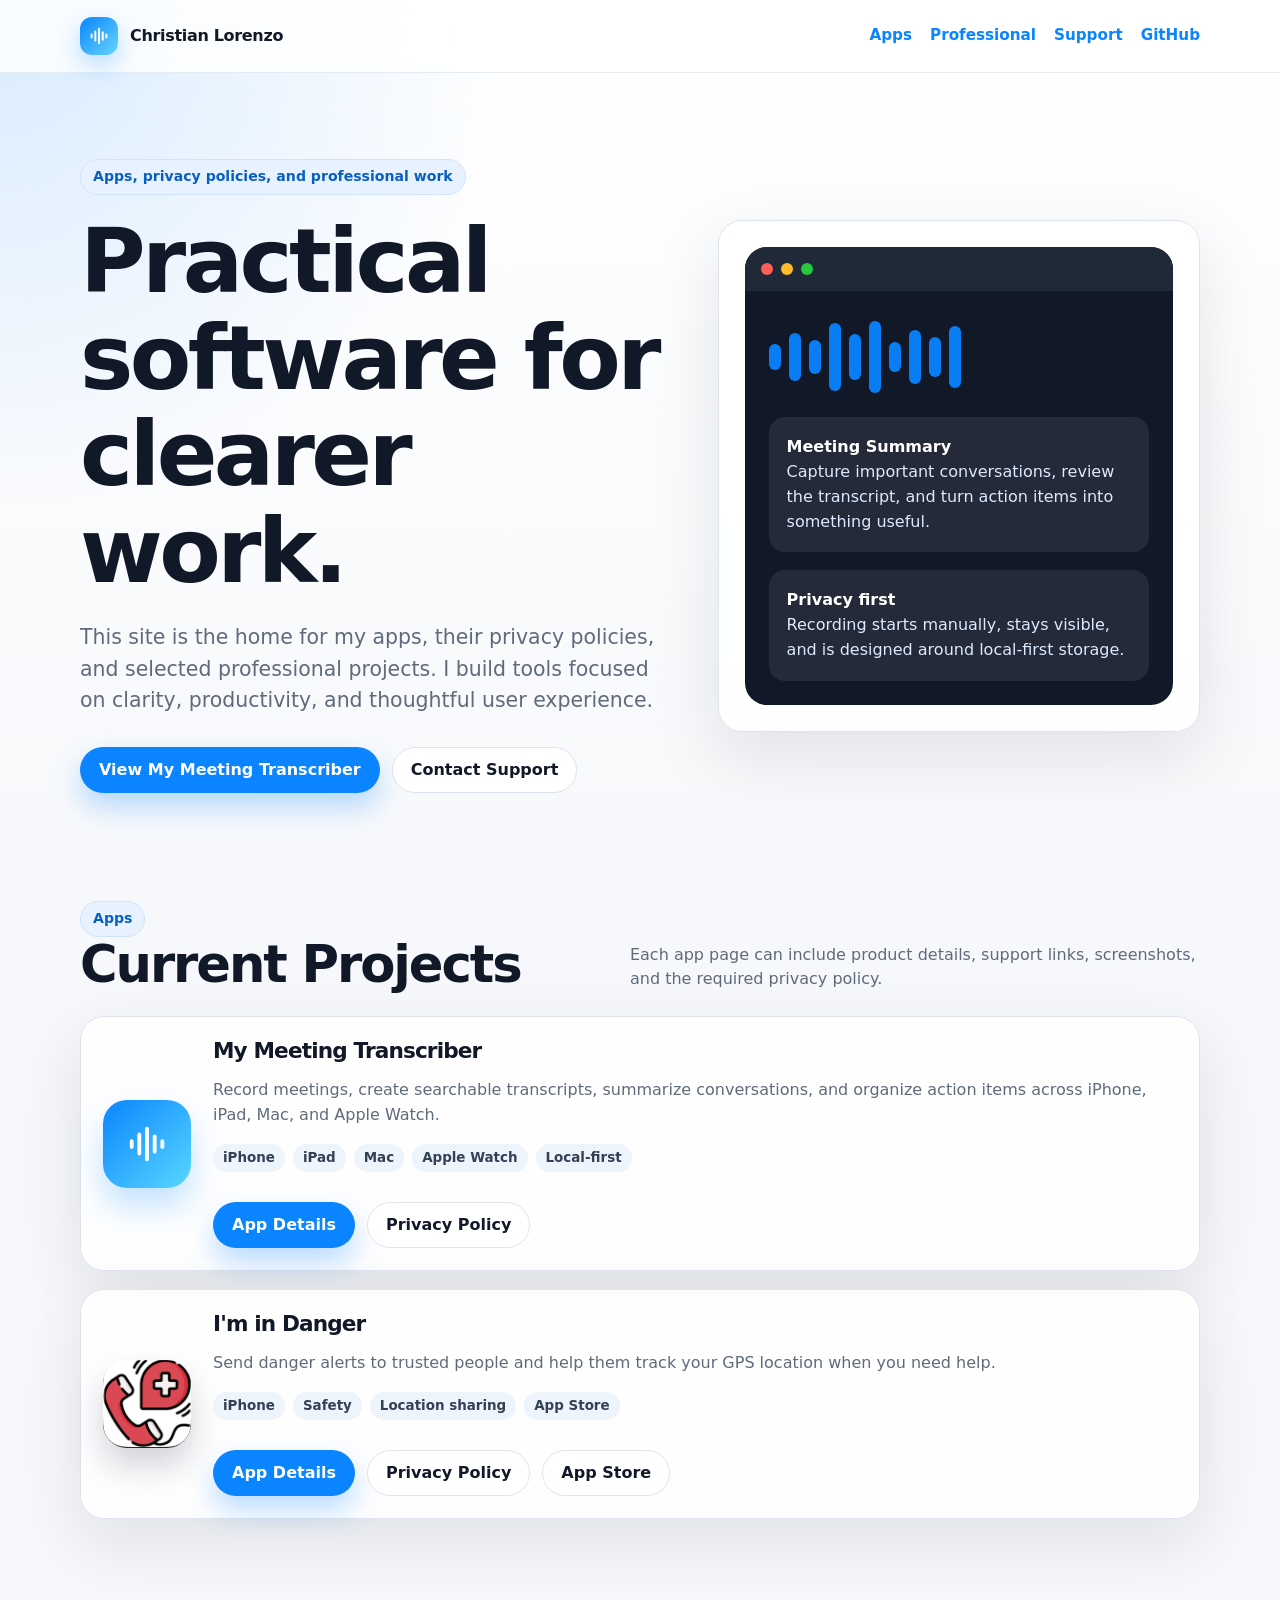
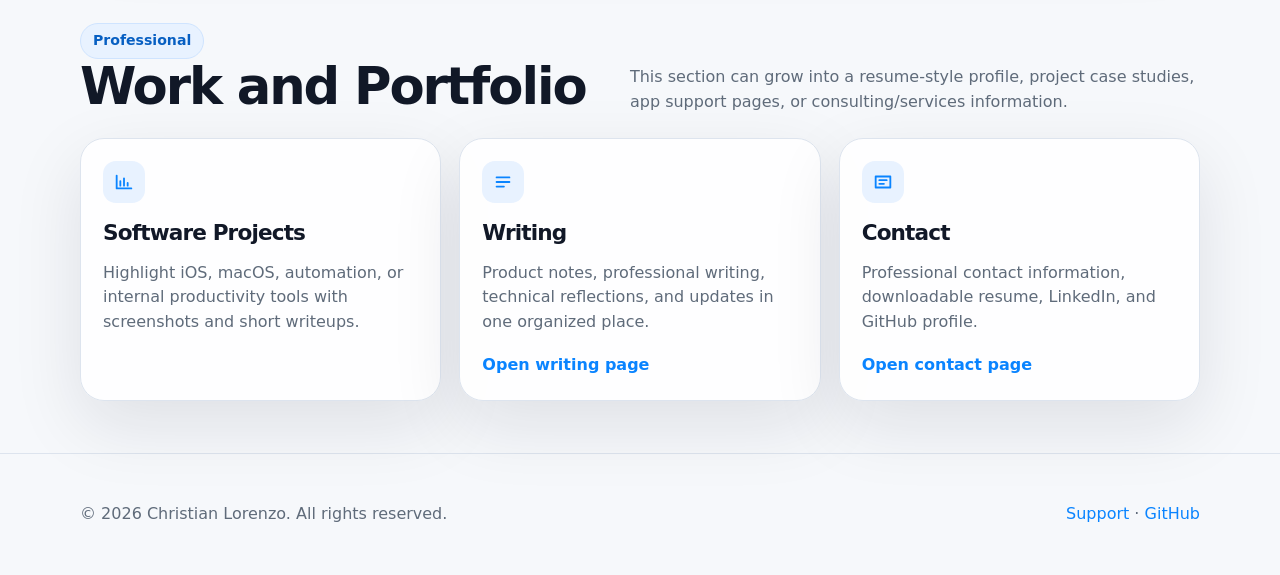
<file: index.html>
<!doctype html>
<html lang="en">
  <head>
    <meta charset="utf-8">
    <meta name="viewport" content="width=device-width, initial-scale=1">
    <meta name="description" content="Apps, privacy policies, and professional work by Christian Lorenzo.">
    <title>Christian Lorenzo | Apps and Professional Work</title>
    <link rel="stylesheet" href="/assets/styles.css">
  </head>
  <body>
    <header class="site-header">
      <nav class="nav" aria-label="Primary navigation">
        <a class="brand" href="/">
          <span class="brand-mark" aria-hidden="true">
            <svg width="22" height="22" viewBox="0 0 24 24" fill="none">
              <path d="M4 13.5V10.5M8 17V7M12 20V4M16 16V8M20 13.5V10.5" stroke="currentColor" stroke-width="2.2" stroke-linecap="round"/>
            </svg>
          </span>
          Christian Lorenzo
        </a>
        <div class="nav-links">
          <a href="/#apps">Apps</a>
          <a href="/#professional">Professional</a>
          <a href="/support.html">Support</a>
          <a href="https://github.com/clbmiami2004">GitHub</a>
        </div>
      </nav>
    </header>

    <main>
      <section class="hero container">
        <div>
          <span class="eyebrow">Apps, privacy policies, and professional work</span>
          <h1>Practical software for clearer work.</h1>
          <p class="lead">
            This site is the home for my apps, their privacy policies, and selected professional projects.
            I build tools focused on clarity, productivity, and thoughtful user experience.
          </p>
          <div class="actions">
            <a class="button primary" href="/apps/my-meeting-transcriber.html">View My Meeting Transcriber</a>
            <a class="button secondary" href="/support.html">Contact Support</a>
          </div>
        </div>

        <div class="visual-card" aria-label="Product preview">
          <div class="app-window">
            <div class="window-bar">
              <span class="dot red"></span>
              <span class="dot yellow"></span>
              <span class="dot green"></span>
            </div>
            <div class="transcript-demo">
              <div class="wave" aria-hidden="true">
                <span></span><span></span><span></span><span></span><span></span>
                <span></span><span></span><span></span><span></span><span></span>
              </div>
              <div class="demo-line">
                <strong>Meeting Summary</strong><br>
                Capture important conversations, review the transcript, and turn action items into something useful.
              </div>
              <div class="demo-line">
                <strong>Privacy first</strong><br>
                Recording starts manually, stays visible, and is designed around local-first storage.
              </div>
            </div>
          </div>
        </div>
      </section>

      <section id="apps" class="section container">
        <div class="section-header">
          <div>
            <span class="eyebrow">Apps</span>
            <h2>Current Projects</h2>
          </div>
          <p>Each app page can include product details, support links, screenshots, and the required privacy policy.</p>
        </div>

        <div class="grid apps-grid">
          <article class="card app-card">
            <div class="app-icon" aria-hidden="true">
              <svg width="46" height="46" viewBox="0 0 24 24" fill="none">
                <path d="M4 13.5V10.5M8 17V7M12 20V4M16 16V8M20 13.5V10.5" stroke="currentColor" stroke-width="2" stroke-linecap="round"/>
              </svg>
            </div>
            <div>
              <h3>My Meeting Transcriber</h3>
              <p>Record meetings, create searchable transcripts, summarize conversations, and organize action items across iPhone, iPad, Mac, and Apple Watch.</p>
              <div class="pill-row">
                <span class="pill">iPhone</span>
                <span class="pill">iPad</span>
                <span class="pill">Mac</span>
                <span class="pill">Apple Watch</span>
                <span class="pill">Local-first</span>
              </div>
              <div class="actions">
                <a class="button primary" href="/apps/my-meeting-transcriber.html">App Details</a>
                <a class="button secondary" href="/privacy/my-meeting-transcriber.html">Privacy Policy</a>
              </div>
            </div>
          </article>

          <article class="card app-card">
            <div class="app-icon image-icon">
              <img src="/assets/im-in-danger-icon.png" alt="I'm in Danger app icon">
            </div>
            <div>
              <h3>I'm in Danger</h3>
              <p>Send danger alerts to trusted people and help them track your GPS location when you need help.</p>
              <div class="pill-row">
                <span class="pill">iPhone</span>
                <span class="pill">Safety</span>
                <span class="pill">Location sharing</span>
                <span class="pill">App Store</span>
              </div>
              <div class="actions">
                <a class="button primary" href="/apps/im-in-danger.html">App Details</a>
                <a class="button secondary" href="/privacy/im-in-danger.html">Privacy Policy</a>
                <a class="button secondary" href="https://apps.apple.com/us/app/im-in-danger/id1529713871">App Store</a>
              </div>
            </div>
          </article>
        </div>
      </section>

      <section id="professional" class="section container">
        <div class="section-header">
          <div>
            <span class="eyebrow">Professional</span>
            <h2>Work and Portfolio</h2>
          </div>
          <p>This section can grow into a resume-style profile, project case studies, app support pages, or consulting/services information.</p>
        </div>

        <div class="grid">
          <article class="card">
            <div class="icon" aria-hidden="true">
              <svg width="22" height="22" viewBox="0 0 24 24" fill="none">
                <path d="M4 19V5M4 19H20M8 16V11M12 16V8M16 16V13" stroke="currentColor" stroke-width="2" stroke-linecap="round"/>
              </svg>
            </div>
            <h3>Software Projects</h3>
            <p>Highlight iOS, macOS, automation, or internal productivity tools with screenshots and short writeups.</p>
          </article>

          <a class="card linked-card" href="/writing.html">
            <div class="icon" aria-hidden="true">
              <svg width="22" height="22" viewBox="0 0 24 24" fill="none">
                <path d="M5 7H19M5 12H19M5 17H13" stroke="currentColor" stroke-width="2" stroke-linecap="round"/>
              </svg>
            </div>
            <h3>Writing</h3>
            <p>Product notes, professional writing, technical reflections, and updates in one organized place.</p>
            <span class="card-link">Open writing page</span>
          </a>

          <a class="card linked-card" href="/contact.html">
            <div class="icon" aria-hidden="true">
              <svg width="22" height="22" viewBox="0 0 24 24" fill="none">
                <path d="M4 6H20V18H4V6ZM8 10H16M8 14H13" stroke="currentColor" stroke-width="2" stroke-linecap="round" stroke-linejoin="round"/>
              </svg>
            </div>
            <h3>Contact</h3>
            <p>Professional contact information, downloadable resume, LinkedIn, and GitHub profile.</p>
            <span class="card-link">Open contact page</span>
          </a>
        </div>
      </section>
    </main>

    <footer class="footer">
      <div class="container">
        <span>© <span id="year"></span> Christian Lorenzo. All rights reserved.</span>
        <span><a href="/support.html">Support</a> · <a href="https://github.com/clbmiami2004">GitHub</a></span>
      </div>
    </footer>

    <script>
      document.getElementById("year").textContent = new Date().getFullYear();
    </script>
  </body>
</html>
</file>
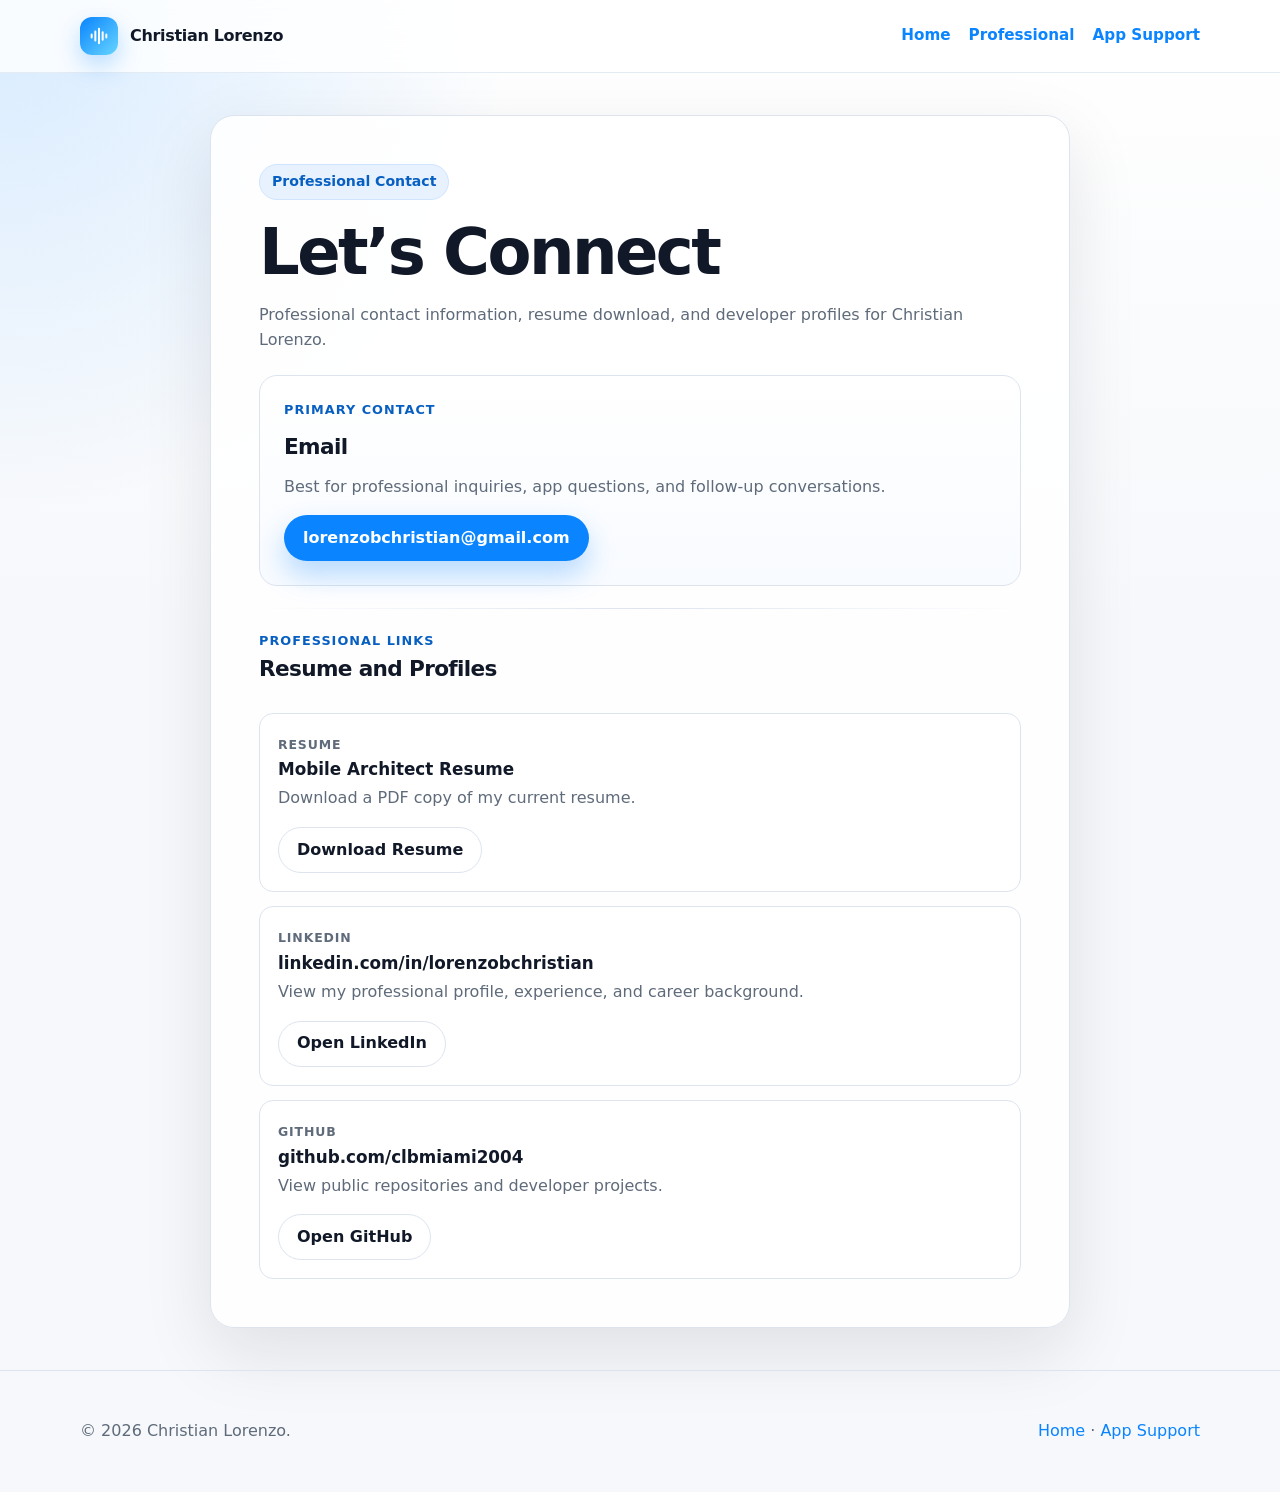
<file: contact.html>
<!doctype html>
<html lang="en">
  <head>
    <meta charset="utf-8">
    <meta name="viewport" content="width=device-width, initial-scale=1">
    <meta name="description" content="Professional contact information for Christian Lorenzo.">
    <title>Contact | Christian Lorenzo</title>
    <link rel="stylesheet" href="/assets/styles.css">
  </head>
  <body>
    <header class="site-header">
      <nav class="nav" aria-label="Primary navigation">
        <a class="brand" href="/">
          <span class="brand-mark" aria-hidden="true">
            <svg width="22" height="22" viewBox="0 0 24 24" fill="none">
              <path d="M4 13.5V10.5M8 17V7M12 20V4M16 16V8M20 13.5V10.5" stroke="currentColor" stroke-width="2.2" stroke-linecap="round"/>
            </svg>
          </span>
          Christian Lorenzo
        </a>
        <div class="nav-links">
          <a href="/">Home</a>
          <a href="/#professional">Professional</a>
          <a href="/support.html">App Support</a>
        </div>
      </nav>
    </header>

    <main class="container">
      <article class="policy-card">
        <span class="eyebrow">Professional Contact</span>
        <h1>Let’s Connect</h1>
        <p>
          Professional contact information, resume download, and developer profiles for Christian Lorenzo.
        </p>

        <div class="support-panel">
          <div class="support-email">
            <span class="support-label">Primary contact</span>
            <h2>Email</h2>
            <p>Best for professional inquiries, app questions, and follow-up conversations.</p>
            <a class="button primary" href="mailto:lorenzobchristian@gmail.com">lorenzobchristian@gmail.com</a>
          </div>

          <div class="support-divider" aria-hidden="true"></div>

          <section class="support-apps" aria-labelledby="professional-links-heading">
            <span class="support-label">Professional links</span>
            <h2 id="professional-links-heading">Resume and Profiles</h2>

            <div class="professional-grid">
              <div class="professional-card">
                <div class="professional-card-header">
                  <div>
                    <span>Resume</span>
                    <strong>Mobile Architect Resume</strong>
                  </div>
                </div>
                <p>Download a PDF copy of my current resume.</p>
                <a class="button secondary" href="/files/christian-lorenzo-mobile-architect-2026.pdf" download>Download Resume</a>
              </div>

              <div class="professional-card">
                <div class="professional-card-header">
                  <div>
                    <span>LinkedIn</span>
                    <strong>linkedin.com/in/lorenzobchristian</strong>
                  </div>
                </div>
                <p>View my professional profile, experience, and career background.</p>
                <a class="button secondary" href="https://www.linkedin.com/in/lorenzobchristian/">Open LinkedIn</a>
              </div>

              <div class="professional-card">
                <div class="professional-card-header">
                  <div>
                    <span>GitHub</span>
                    <strong>github.com/clbmiami2004</strong>
                  </div>
                </div>
                <p>View public repositories and developer projects.</p>
                <a class="button secondary" href="https://github.com/clbmiami2004/">Open GitHub</a>
              </div>
            </div>
          </section>
        </div>
      </article>
    </main>

    <footer class="footer">
      <div class="container">
        <span>© <span id="year"></span> Christian Lorenzo.</span>
        <span><a href="/">Home</a> · <a href="/support.html">App Support</a></span>
      </div>
    </footer>

    <script>
      document.getElementById("year").textContent = new Date().getFullYear();
    </script>
  </body>
</html>
</file>
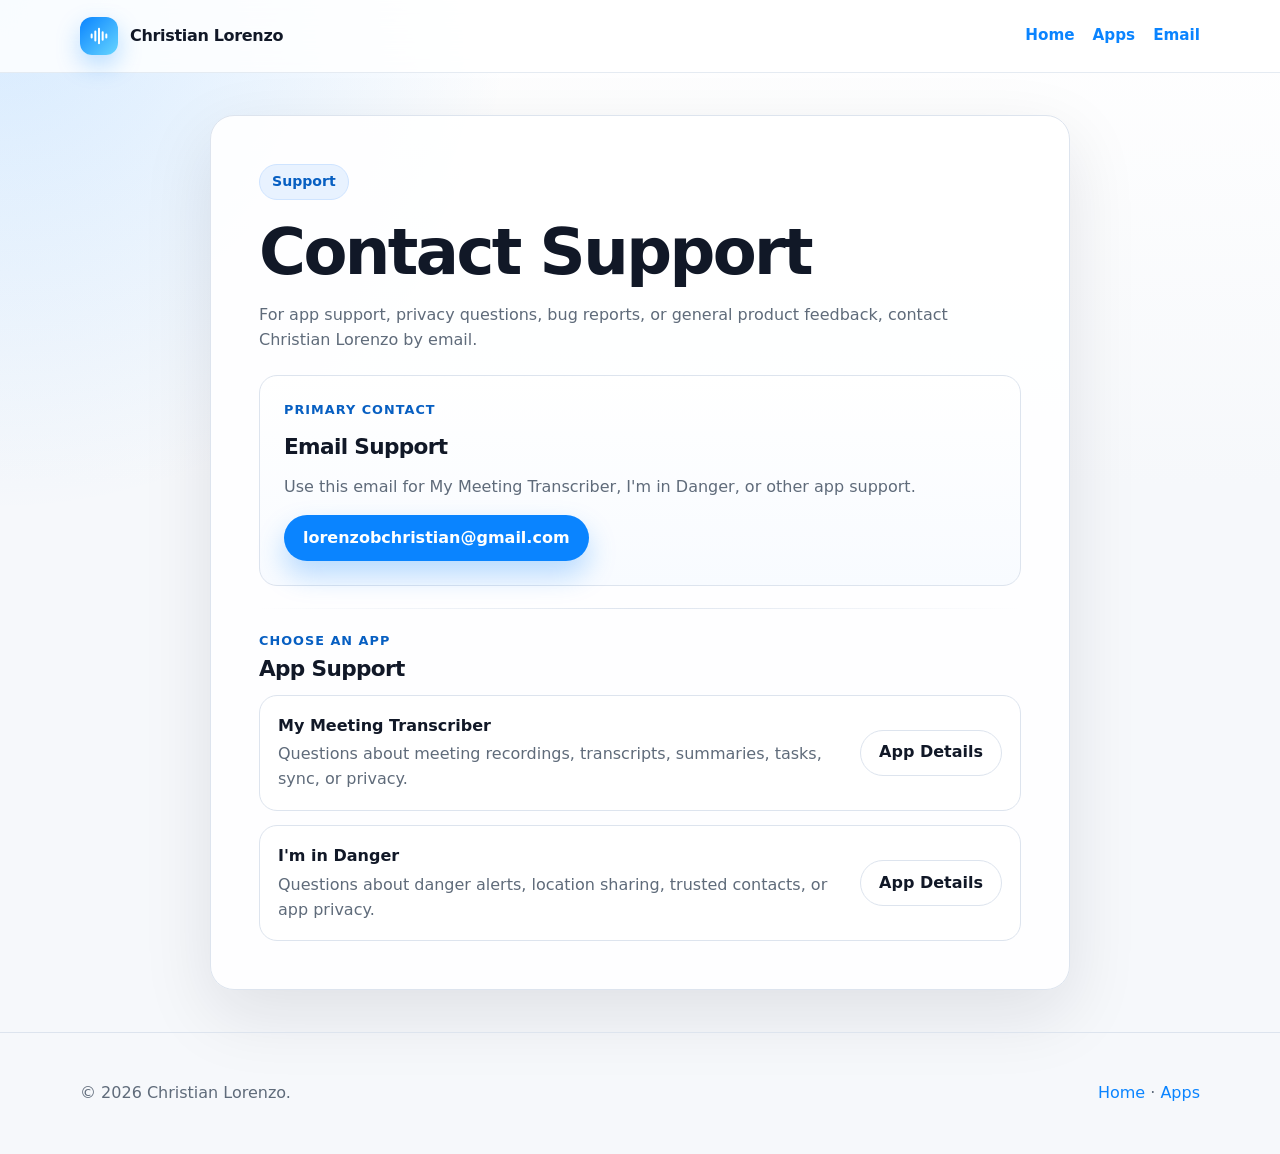
<file: support.html>
<!doctype html>
<html lang="en">
  <head>
    <meta charset="utf-8">
    <meta name="viewport" content="width=device-width, initial-scale=1">
    <meta name="description" content="Contact support for apps by Christian Lorenzo.">
    <title>Support | Christian Lorenzo Apps</title>
    <link rel="stylesheet" href="/assets/styles.css">
  </head>
  <body>
    <header class="site-header">
      <nav class="nav" aria-label="Primary navigation">
        <a class="brand" href="/">
          <span class="brand-mark" aria-hidden="true">
            <svg width="22" height="22" viewBox="0 0 24 24" fill="none">
              <path d="M4 13.5V10.5M8 17V7M12 20V4M16 16V8M20 13.5V10.5" stroke="currentColor" stroke-width="2.2" stroke-linecap="round"/>
            </svg>
          </span>
          Christian Lorenzo
        </a>
        <div class="nav-links">
          <a href="/">Home</a>
          <a href="/#apps">Apps</a>
          <a href="mailto:lorenzobchristian@gmail.com">Email</a>
        </div>
      </nav>
    </header>

    <main class="container">
      <article class="policy-card">
        <span class="eyebrow">Support</span>
        <h1>Contact Support</h1>
        <p>
          For app support, privacy questions, bug reports, or general product feedback,
          contact Christian Lorenzo by email.
        </p>

        <div class="support-panel">
          <div class="support-email">
            <span class="support-label">Primary contact</span>
            <h2>Email Support</h2>
            <p>Use this email for My Meeting Transcriber, I'm in Danger, or other app support.</p>
            <a class="button primary" href="mailto:lorenzobchristian@gmail.com">lorenzobchristian@gmail.com</a>
          </div>

          <div class="support-divider" aria-hidden="true"></div>

          <section class="support-apps" aria-labelledby="support-apps-heading">
            <span class="support-label">Choose an app</span>
            <h2 id="support-apps-heading">App Support</h2>

            <div class="support-app-card">
              <div>
                <strong>My Meeting Transcriber</strong>
                <p>Questions about meeting recordings, transcripts, summaries, tasks, sync, or privacy.</p>
              </div>
              <a class="button secondary" href="/apps/my-meeting-transcriber.html">App Details</a>
            </div>

            <div class="support-app-card">
              <div>
                <strong>I'm in Danger</strong>
                <p>Questions about danger alerts, location sharing, trusted contacts, or app privacy.</p>
              </div>
              <a class="button secondary" href="/apps/im-in-danger.html">App Details</a>
            </div>
          </section>
        </div>
      </article>
    </main>

    <footer class="footer">
      <div class="container">
        <span>© <span id="year"></span> Christian Lorenzo.</span>
        <span><a href="/">Home</a> · <a href="/#apps">Apps</a></span>
      </div>
    </footer>

    <script>
      document.getElementById("year").textContent = new Date().getFullYear();
    </script>
  </body>
</html>
</file>
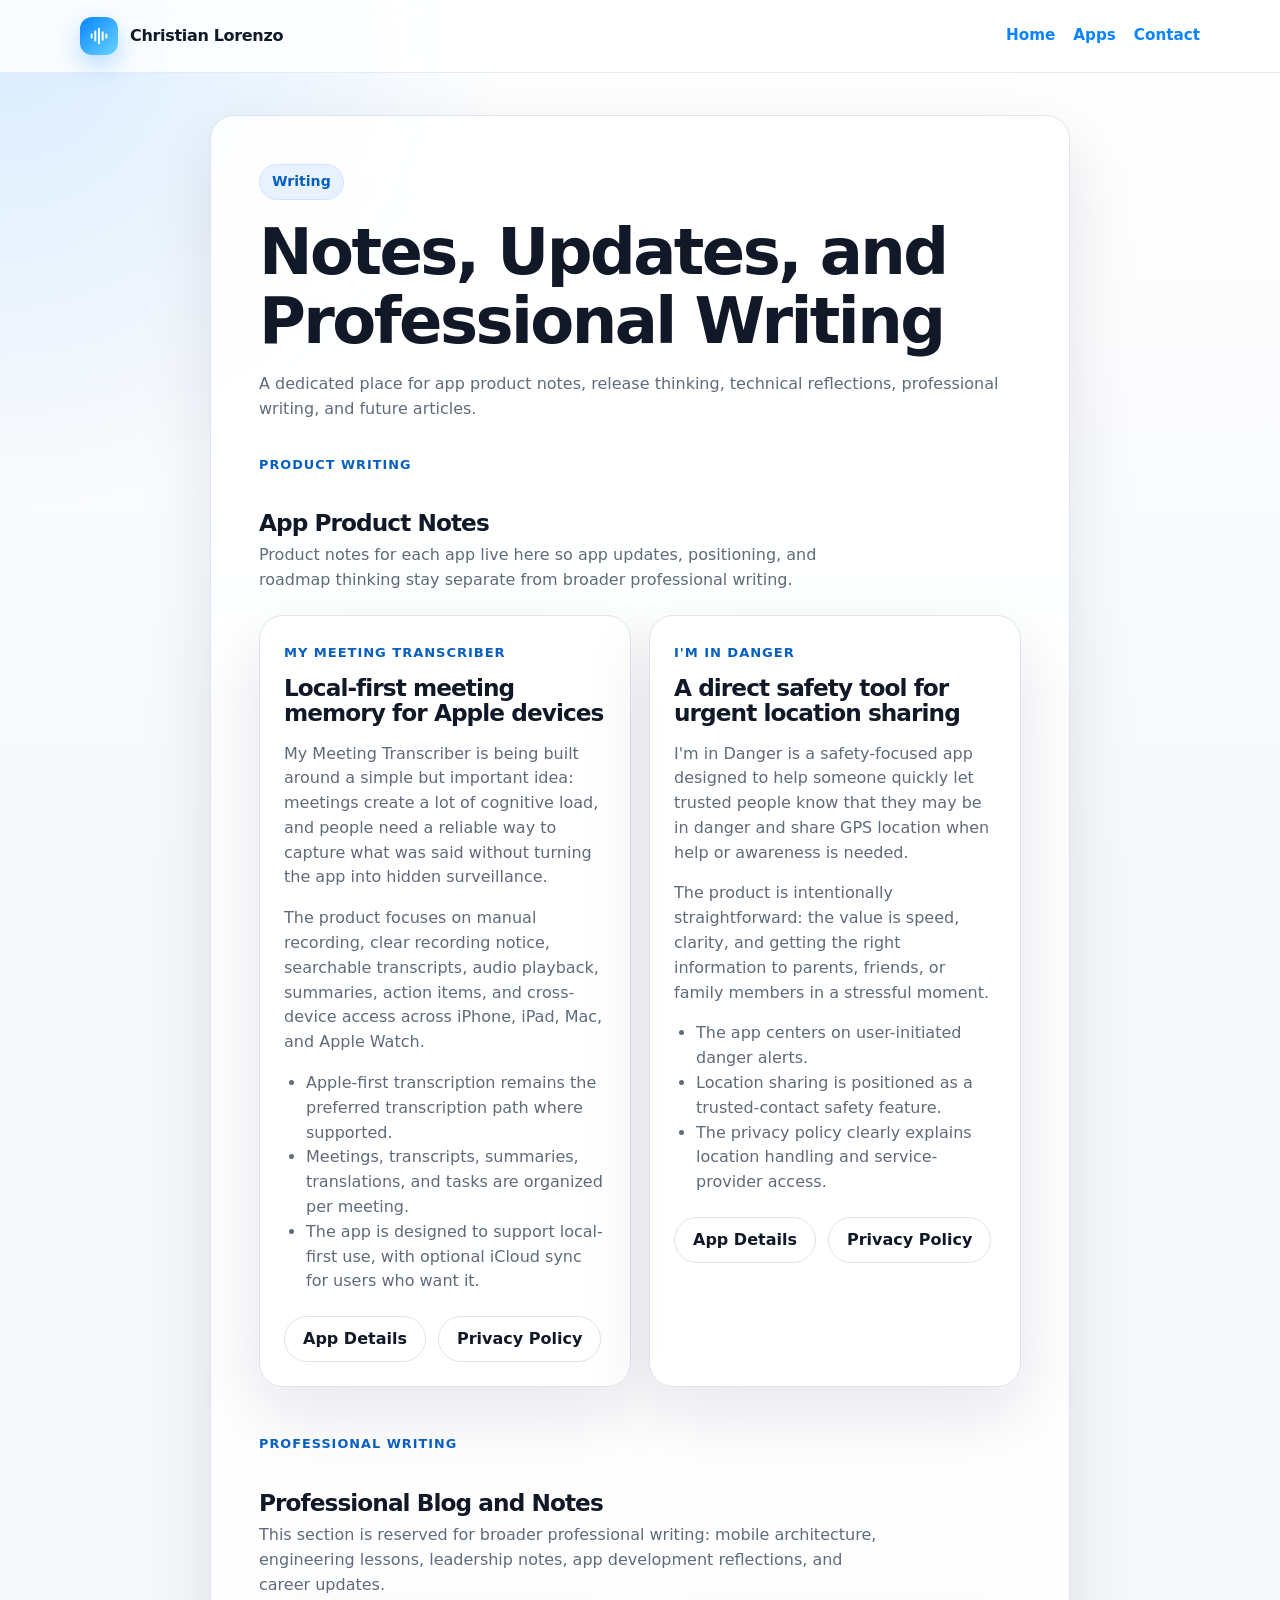
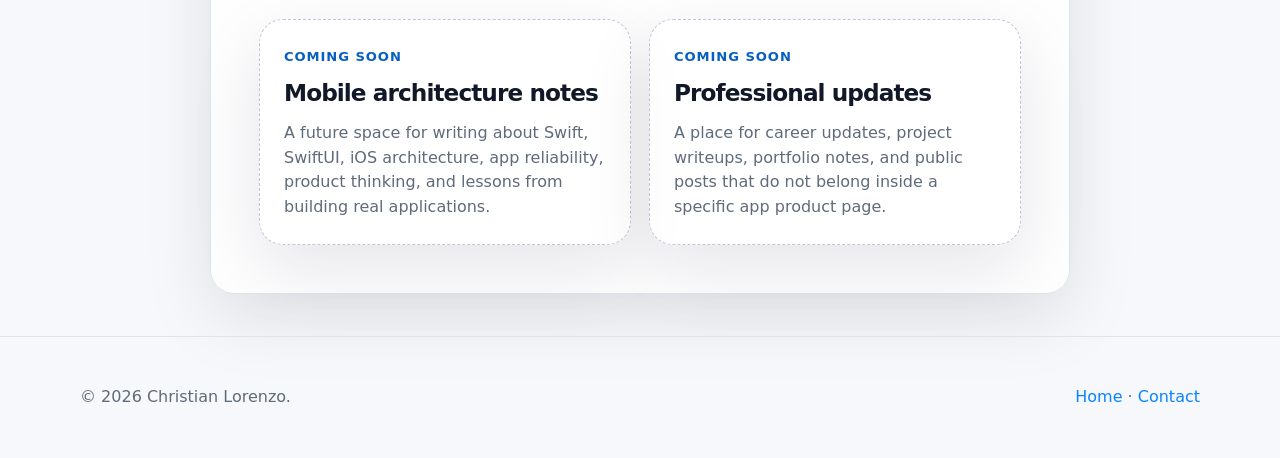
<file: writing.html>
<!doctype html>
<html lang="en">
  <head>
    <meta charset="utf-8">
    <meta name="viewport" content="width=device-width, initial-scale=1">
    <meta name="description" content="Product notes and professional writing by Christian Lorenzo.">
    <title>Writing | Christian Lorenzo</title>
    <link rel="stylesheet" href="/assets/styles.css">
  </head>
  <body>
    <header class="site-header">
      <nav class="nav" aria-label="Primary navigation">
        <a class="brand" href="/">
          <span class="brand-mark" aria-hidden="true">
            <svg width="22" height="22" viewBox="0 0 24 24" fill="none">
              <path d="M4 13.5V10.5M8 17V7M12 20V4M16 16V8M20 13.5V10.5" stroke="currentColor" stroke-width="2.2" stroke-linecap="round"/>
            </svg>
          </span>
          Christian Lorenzo
        </a>
        <div class="nav-links">
          <a href="/">Home</a>
          <a href="/#apps">Apps</a>
          <a href="/contact.html">Contact</a>
        </div>
      </nav>
    </header>

    <main class="container">
      <article class="policy-card">
        <span class="eyebrow">Writing</span>
        <h1>Notes, Updates, and Professional Writing</h1>
        <p>
          A dedicated place for app product notes, release thinking, technical reflections,
          professional writing, and future articles.
        </p>

        <section class="writing-section" aria-labelledby="product-notes-heading">
          <div class="writing-section-header">
            <div>
              <span class="support-label">Product writing</span>
              <h2 id="product-notes-heading">App Product Notes</h2>
              <p>
                Product notes for each app live here so app updates, positioning, and roadmap thinking
                stay separate from broader professional writing.
              </p>
            </div>
          </div>

          <div class="note-grid">
            <article class="card note-card">
              <span class="note-meta">My Meeting Transcriber</span>
              <h3>Local-first meeting memory for Apple devices</h3>
              <p>
                My Meeting Transcriber is being built around a simple but important idea:
                meetings create a lot of cognitive load, and people need a reliable way to capture
                what was said without turning the app into hidden surveillance.
              </p>
              <p>
                The product focuses on manual recording, clear recording notice, searchable transcripts,
                audio playback, summaries, action items, and cross-device access across iPhone, iPad,
                Mac, and Apple Watch.
              </p>
              <ul>
                <li>Apple-first transcription remains the preferred transcription path where supported.</li>
                <li>Meetings, transcripts, summaries, translations, and tasks are organized per meeting.</li>
                <li>The app is designed to support local-first use, with optional iCloud sync for users who want it.</li>
              </ul>
              <div class="actions">
                <a class="button secondary" href="/apps/my-meeting-transcriber.html">App Details</a>
                <a class="button secondary" href="/privacy/my-meeting-transcriber.html">Privacy Policy</a>
              </div>
            </article>

            <article class="card note-card">
              <span class="note-meta">I'm in Danger</span>
              <h3>A direct safety tool for urgent location sharing</h3>
              <p>
                I'm in Danger is a safety-focused app designed to help someone quickly let trusted
                people know that they may be in danger and share GPS location when help or awareness
                is needed.
              </p>
              <p>
                The product is intentionally straightforward: the value is speed, clarity, and getting
                the right information to parents, friends, or family members in a stressful moment.
              </p>
              <ul>
                <li>The app centers on user-initiated danger alerts.</li>
                <li>Location sharing is positioned as a trusted-contact safety feature.</li>
                <li>The privacy policy clearly explains location handling and service-provider access.</li>
              </ul>
              <div class="actions">
                <a class="button secondary" href="/apps/im-in-danger.html">App Details</a>
                <a class="button secondary" href="/privacy/im-in-danger.html">Privacy Policy</a>
              </div>
            </article>
          </div>
        </section>

        <section class="writing-section" aria-labelledby="professional-writing-heading">
          <div class="writing-section-header">
            <div>
              <span class="support-label">Professional writing</span>
              <h2 id="professional-writing-heading">Professional Blog and Notes</h2>
              <p>
                This section is reserved for broader professional writing: mobile architecture,
                engineering lessons, leadership notes, app development reflections, and career updates.
              </p>
            </div>
          </div>

          <div class="note-grid">
            <article class="card note-card empty-note">
              <span class="note-meta">Coming soon</span>
              <h3>Mobile architecture notes</h3>
              <p>
                A future space for writing about Swift, SwiftUI, iOS architecture, app reliability,
                product thinking, and lessons from building real applications.
              </p>
            </article>

            <article class="card note-card empty-note">
              <span class="note-meta">Coming soon</span>
              <h3>Professional updates</h3>
              <p>
                A place for career updates, project writeups, portfolio notes, and public posts that
                do not belong inside a specific app product page.
              </p>
            </article>
          </div>
        </section>
      </article>
    </main>

    <footer class="footer">
      <div class="container">
        <span>© <span id="year"></span> Christian Lorenzo.</span>
        <span><a href="/">Home</a> · <a href="/contact.html">Contact</a></span>
      </div>
    </footer>

    <script>
      document.getElementById("year").textContent = new Date().getFullYear();
    </script>
  </body>
</html>
</file>
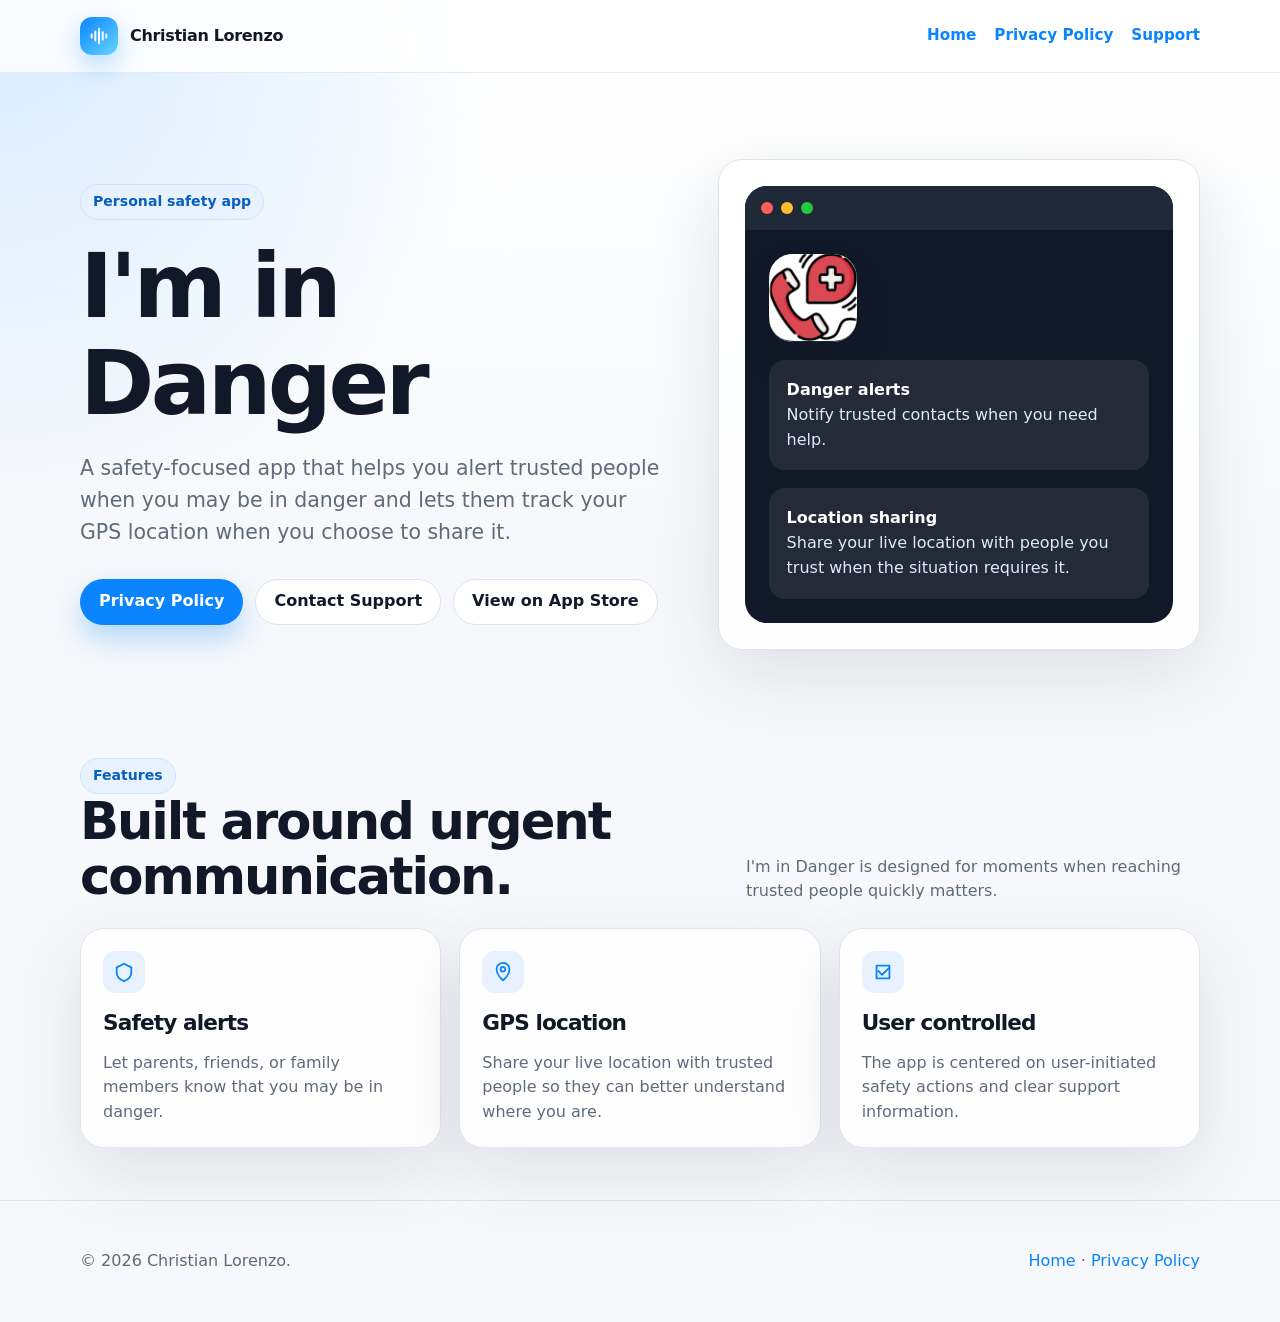
<file: apps/im-in-danger.html>
<!doctype html>
<html lang="en">
  <head>
    <meta charset="utf-8">
    <meta name="viewport" content="width=device-width, initial-scale=1">
    <meta name="description" content="I'm in Danger helps users send danger alerts and share GPS location with trusted people.">
    <title>I'm in Danger</title>
    <link rel="stylesheet" href="/assets/styles.css">
  </head>
  <body>
    <header class="site-header">
      <nav class="nav" aria-label="Primary navigation">
        <a class="brand" href="/">
          <span class="brand-mark" aria-hidden="true">
            <svg width="22" height="22" viewBox="0 0 24 24" fill="none">
              <path d="M4 13.5V10.5M8 17V7M12 20V4M16 16V8M20 13.5V10.5" stroke="currentColor" stroke-width="2.2" stroke-linecap="round"/>
            </svg>
          </span>
          Christian Lorenzo
        </a>
        <div class="nav-links">
          <a href="/">Home</a>
          <a href="/privacy/im-in-danger.html">Privacy Policy</a>
          <a href="/support.html">Support</a>
        </div>
      </nav>
    </header>

    <main>
      <section class="hero container">
        <div>
          <span class="eyebrow">Personal safety app</span>
          <h1>I'm in Danger</h1>
          <p class="lead">
            A safety-focused app that helps you alert trusted people when you may be in danger
            and lets them track your GPS location when you choose to share it.
          </p>
          <div class="actions">
            <a class="button primary" href="/privacy/im-in-danger.html">Privacy Policy</a>
            <a class="button secondary" href="/support.html">Contact Support</a>
            <a class="button secondary" href="https://apps.apple.com/us/app/im-in-danger/id1529713871">View on App Store</a>
          </div>
        </div>

        <div class="visual-card">
          <div class="app-window">
            <div class="window-bar">
              <span class="dot red"></span>
              <span class="dot yellow"></span>
              <span class="dot green"></span>
            </div>
            <div class="transcript-demo">
              <div class="app-icon image-icon">
                <img src="/assets/im-in-danger-icon.png" alt="I'm in Danger app icon">
              </div>
              <div class="demo-line"><strong>Danger alerts</strong><br>Notify trusted contacts when you need help.</div>
              <div class="demo-line"><strong>Location sharing</strong><br>Share your live location with people you trust when the situation requires it.</div>
            </div>
          </div>
        </div>
      </section>

      <section class="section container">
        <div class="section-header">
          <div>
            <span class="eyebrow">Features</span>
            <h2>Built around urgent communication.</h2>
          </div>
          <p>I'm in Danger is designed for moments when reaching trusted people quickly matters.</p>
        </div>

        <div class="grid">
          <article class="card">
            <div class="icon" aria-hidden="true">
              <svg width="22" height="22" viewBox="0 0 24 24" fill="none">
                <path d="M12 3L20 7V12C20 17 16.5 20.5 12 22C7.5 20.5 4 17 4 12V7L12 3Z" stroke="currentColor" stroke-width="2" stroke-linejoin="round"/>
              </svg>
            </div>
            <h3>Safety alerts</h3>
            <p>Let parents, friends, or family members know that you may be in danger.</p>
          </article>

          <article class="card">
            <div class="icon" aria-hidden="true">
              <svg width="22" height="22" viewBox="0 0 24 24" fill="none">
                <path d="M12 21S19 15.5 19 9A7 7 0 0 0 5 9C5 15.5 12 21 12 21Z" stroke="currentColor" stroke-width="2" stroke-linejoin="round"/>
                <path d="M12 11.5A2.5 2.5 0 1 0 12 6.5A2.5 2.5 0 0 0 12 11.5Z" stroke="currentColor" stroke-width="2"/>
              </svg>
            </div>
            <h3>GPS location</h3>
            <p>Share your live location with trusted people so they can better understand where you are.</p>
          </article>

          <article class="card">
            <div class="icon" aria-hidden="true">
              <svg width="22" height="22" viewBox="0 0 24 24" fill="none">
                <path d="M7 11L11 15L18 8" stroke="currentColor" stroke-width="2" stroke-linecap="round" stroke-linejoin="round"/>
                <path d="M5 5H19V19H5V5Z" stroke="currentColor" stroke-width="2" stroke-linejoin="round"/>
              </svg>
            </div>
            <h3>User controlled</h3>
            <p>The app is centered on user-initiated safety actions and clear support information.</p>
          </article>
        </div>
      </section>
    </main>

    <footer class="footer">
      <div class="container">
        <span>© <span id="year"></span> Christian Lorenzo.</span>
        <span><a href="/">Home</a> · <a href="/privacy/im-in-danger.html">Privacy Policy</a></span>
      </div>
    </footer>

    <script>
      document.getElementById("year").textContent = new Date().getFullYear();
    </script>
  </body>
</html>
</file>
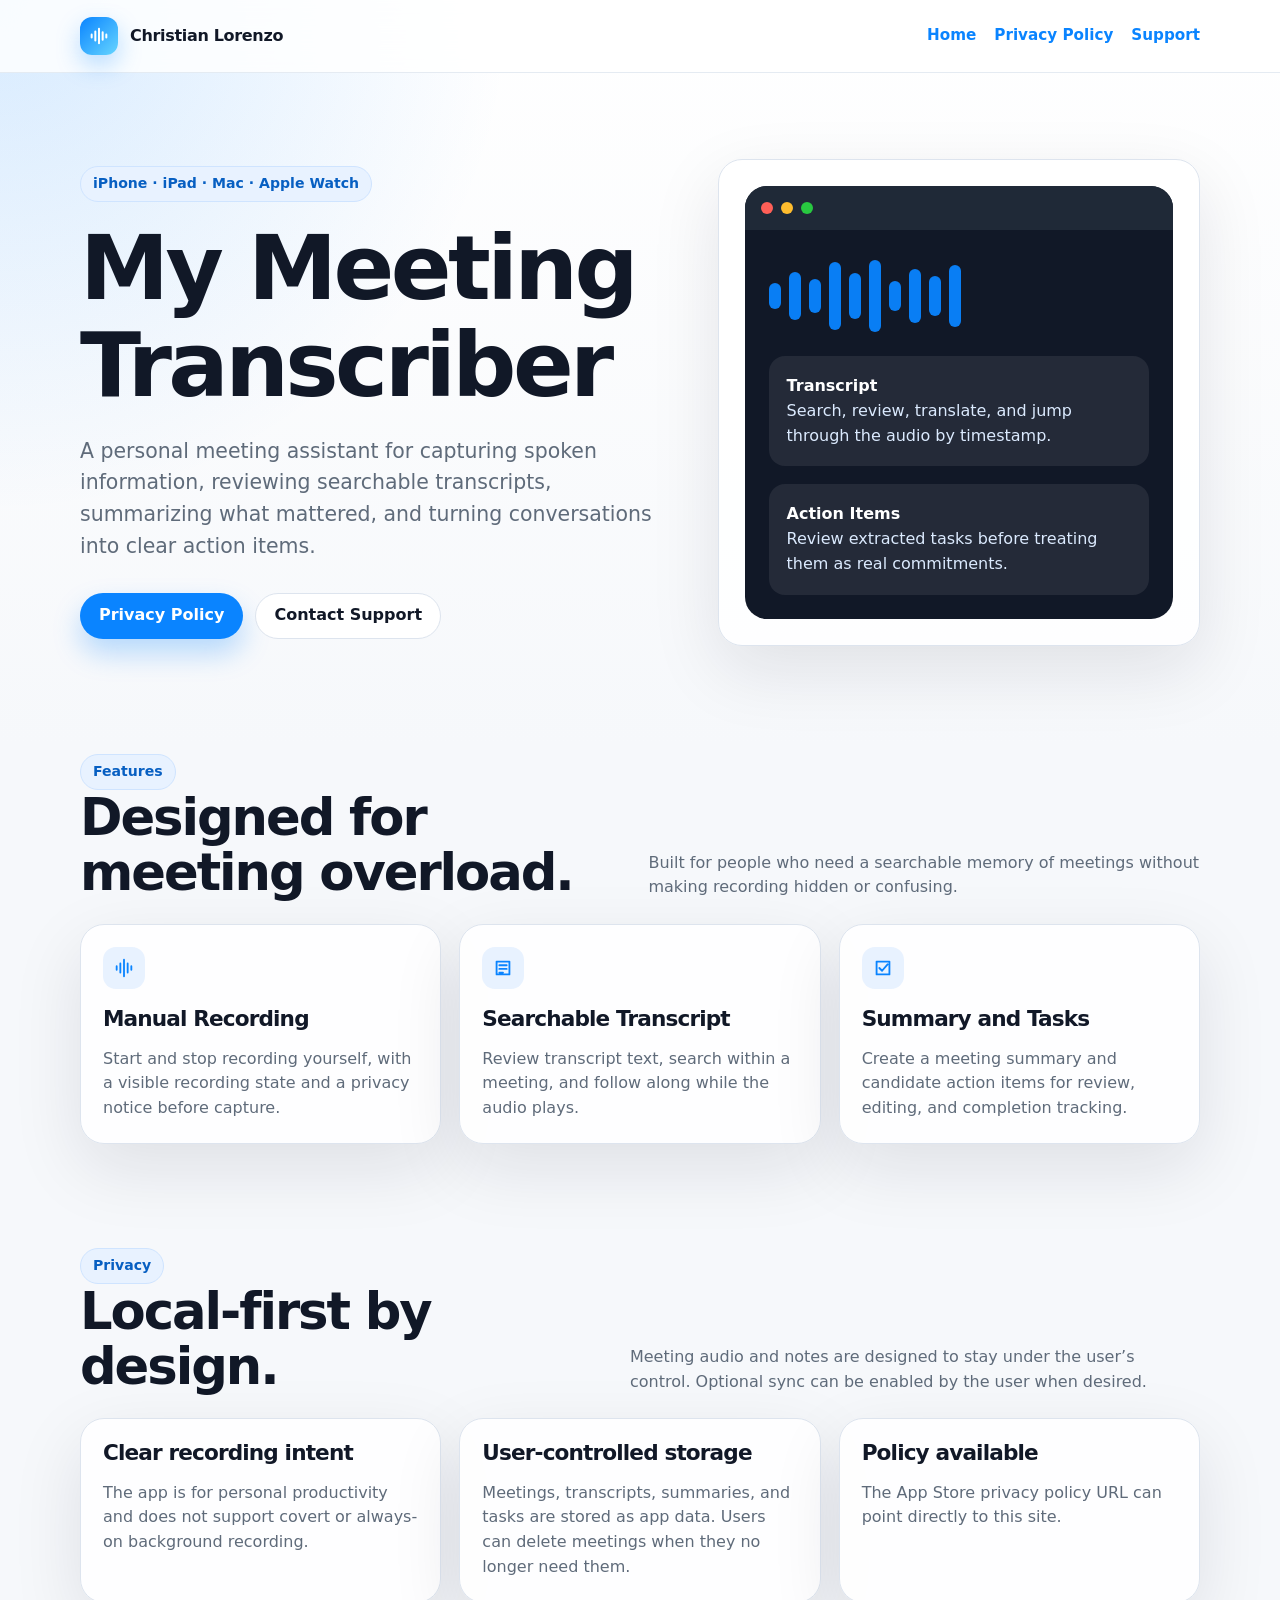
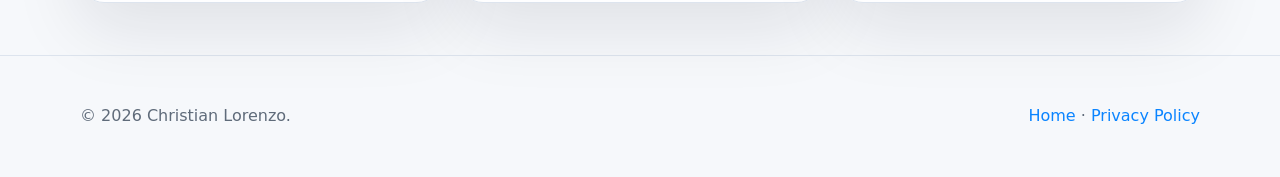
<file: apps/my-meeting-transcriber.html>
<!doctype html>
<html lang="en">
  <head>
    <meta charset="utf-8">
    <meta name="viewport" content="width=device-width, initial-scale=1">
    <meta name="description" content="My Meeting Transcriber records meetings, creates transcripts, summaries, and action items across Apple devices.">
    <title>My Meeting Transcriber</title>
    <link rel="stylesheet" href="/assets/styles.css">
  </head>
  <body>
    <header class="site-header">
      <nav class="nav" aria-label="Primary navigation">
        <a class="brand" href="/">
          <span class="brand-mark" aria-hidden="true">
            <svg width="22" height="22" viewBox="0 0 24 24" fill="none">
              <path d="M4 13.5V10.5M8 17V7M12 20V4M16 16V8M20 13.5V10.5" stroke="currentColor" stroke-width="2.2" stroke-linecap="round"/>
            </svg>
          </span>
          Christian Lorenzo
        </a>
        <div class="nav-links">
          <a href="/">Home</a>
          <a href="/privacy/my-meeting-transcriber.html">Privacy Policy</a>
          <a href="/support.html">Support</a>
        </div>
      </nav>
    </header>

    <main>
      <section class="hero container">
        <div>
          <span class="eyebrow">iPhone · iPad · Mac · Apple Watch</span>
          <h1>My Meeting Transcriber</h1>
          <p class="lead">
            A personal meeting assistant for capturing spoken information, reviewing searchable transcripts,
            summarizing what mattered, and turning conversations into clear action items.
          </p>
          <div class="actions">
            <a class="button primary" href="/privacy/my-meeting-transcriber.html">Privacy Policy</a>
            <a class="button secondary" href="/support.html">Contact Support</a>
          </div>
        </div>

        <div class="visual-card">
          <div class="app-window">
            <div class="window-bar">
              <span class="dot red"></span>
              <span class="dot yellow"></span>
              <span class="dot green"></span>
            </div>
            <div class="transcript-demo">
              <div class="wave" aria-hidden="true">
                <span></span><span></span><span></span><span></span><span></span>
                <span></span><span></span><span></span><span></span><span></span>
              </div>
              <div class="demo-line"><strong>Transcript</strong><br>Search, review, translate, and jump through the audio by timestamp.</div>
              <div class="demo-line"><strong>Action Items</strong><br>Review extracted tasks before treating them as real commitments.</div>
            </div>
          </div>
        </div>
      </section>

      <section class="section container">
        <div class="section-header">
          <div>
            <span class="eyebrow">Features</span>
            <h2>Designed for meeting overload.</h2>
          </div>
          <p>Built for people who need a searchable memory of meetings without making recording hidden or confusing.</p>
        </div>

        <div class="grid">
          <article class="card">
            <div class="icon" aria-hidden="true">
              <svg width="22" height="22" viewBox="0 0 24 24" fill="none">
                <path d="M12 3V21M8 7V17M4 10V14M16 7V17M20 10V14" stroke="currentColor" stroke-width="2" stroke-linecap="round"/>
              </svg>
            </div>
            <h3>Manual Recording</h3>
            <p>Start and stop recording yourself, with a visible recording state and a privacy notice before capture.</p>
          </article>

          <article class="card">
            <div class="icon" aria-hidden="true">
              <svg width="22" height="22" viewBox="0 0 24 24" fill="none">
                <path d="M5 5H19V19H5V5ZM8 9H16M8 13H16M8 17H12" stroke="currentColor" stroke-width="2" stroke-linecap="round" stroke-linejoin="round"/>
              </svg>
            </div>
            <h3>Searchable Transcript</h3>
            <p>Review transcript text, search within a meeting, and follow along while the audio plays.</p>
          </article>

          <article class="card">
            <div class="icon" aria-hidden="true">
              <svg width="22" height="22" viewBox="0 0 24 24" fill="none">
                <path d="M8 12L11 15L17 8M5 5H19V19H5V5Z" stroke="currentColor" stroke-width="2" stroke-linecap="round" stroke-linejoin="round"/>
              </svg>
            </div>
            <h3>Summary and Tasks</h3>
            <p>Create a meeting summary and candidate action items for review, editing, and completion tracking.</p>
          </article>
        </div>
      </section>

      <section class="section container">
        <div class="section-header">
          <div>
            <span class="eyebrow">Privacy</span>
            <h2>Local-first by design.</h2>
          </div>
          <p>Meeting audio and notes are designed to stay under the user’s control. Optional sync can be enabled by the user when desired.</p>
        </div>
        <div class="grid">
          <article class="card">
            <h3>Clear recording intent</h3>
            <p>The app is for personal productivity and does not support covert or always-on background recording.</p>
          </article>
          <article class="card">
            <h3>User-controlled storage</h3>
            <p>Meetings, transcripts, summaries, and tasks are stored as app data. Users can delete meetings when they no longer need them.</p>
          </article>
          <article class="card">
            <h3>Policy available</h3>
            <p>The App Store privacy policy URL can point directly to this site.</p>
          </article>
        </div>
      </section>
    </main>

    <footer class="footer">
      <div class="container">
        <span>© <span id="year"></span> Christian Lorenzo.</span>
        <span><a href="/">Home</a> · <a href="/privacy/my-meeting-transcriber.html">Privacy Policy</a></span>
      </div>
    </footer>

    <script>
      document.getElementById("year").textContent = new Date().getFullYear();
    </script>
  </body>
</html>
</file>
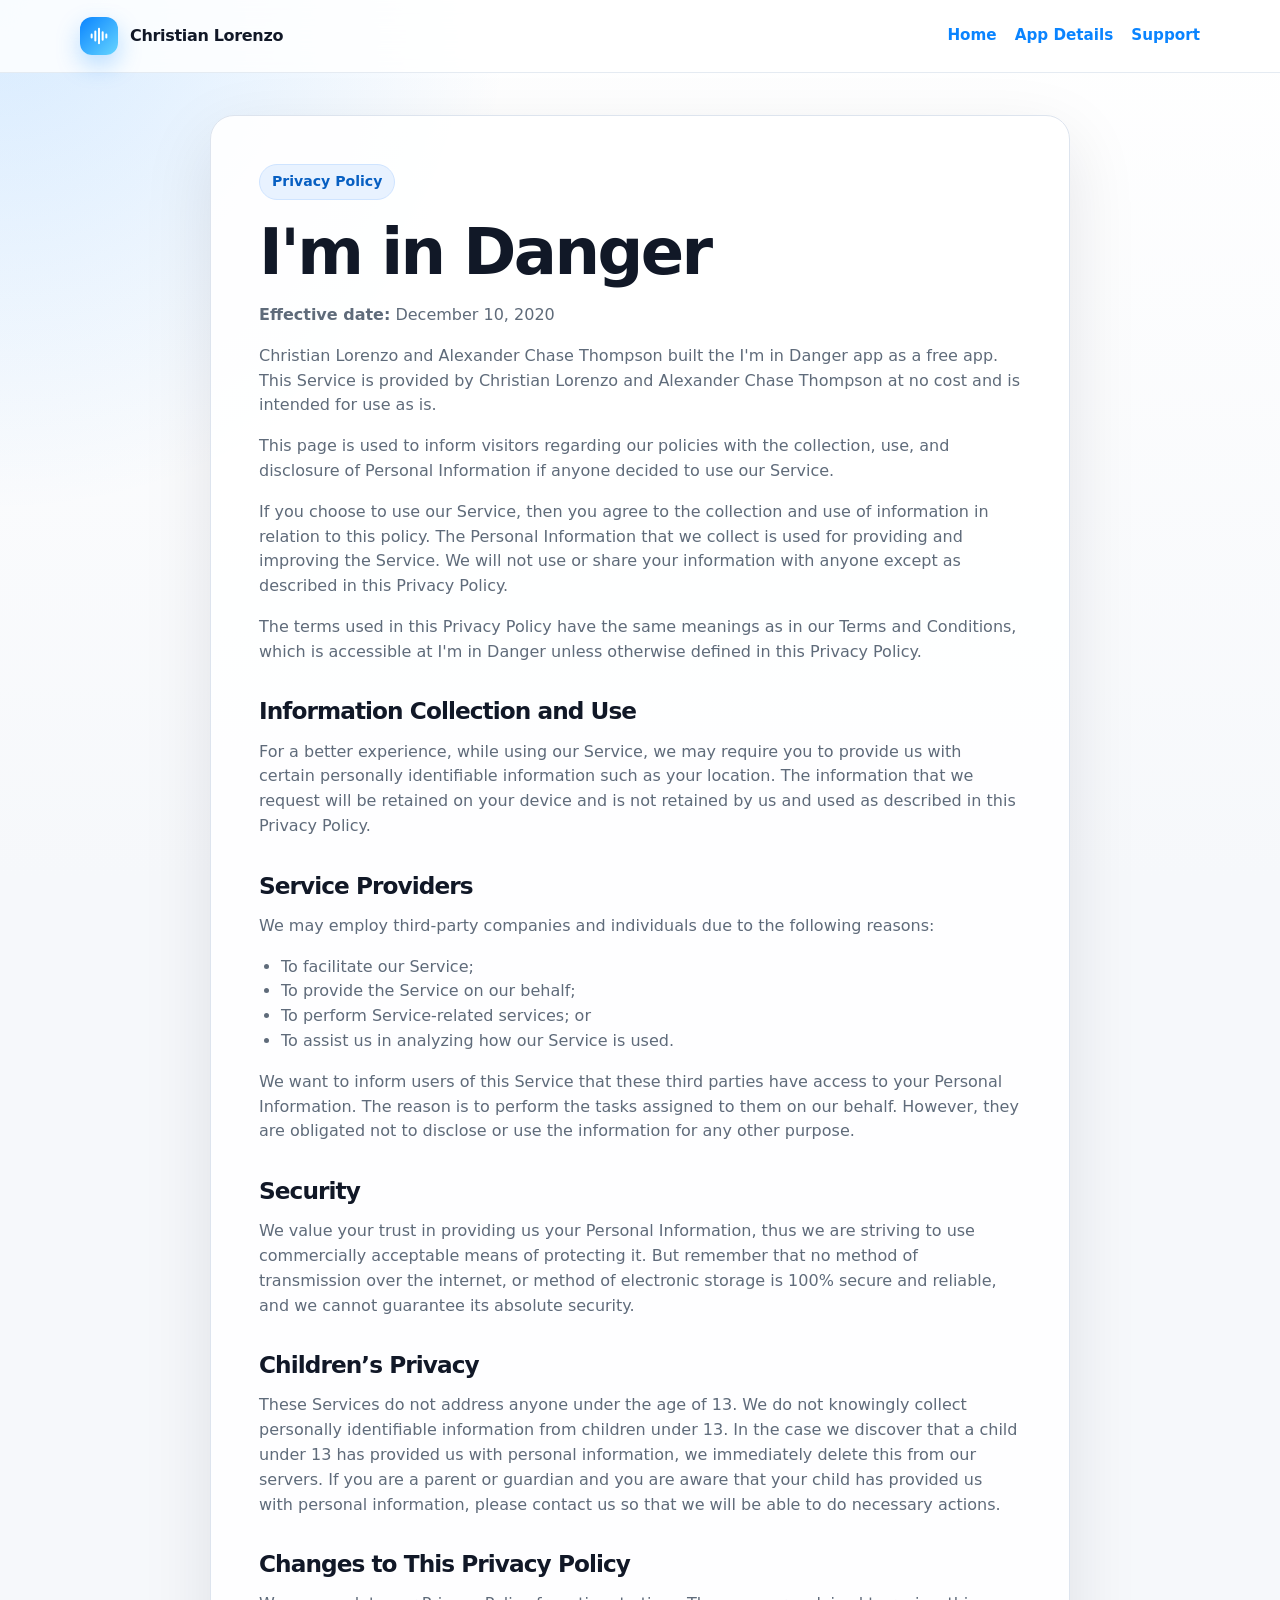
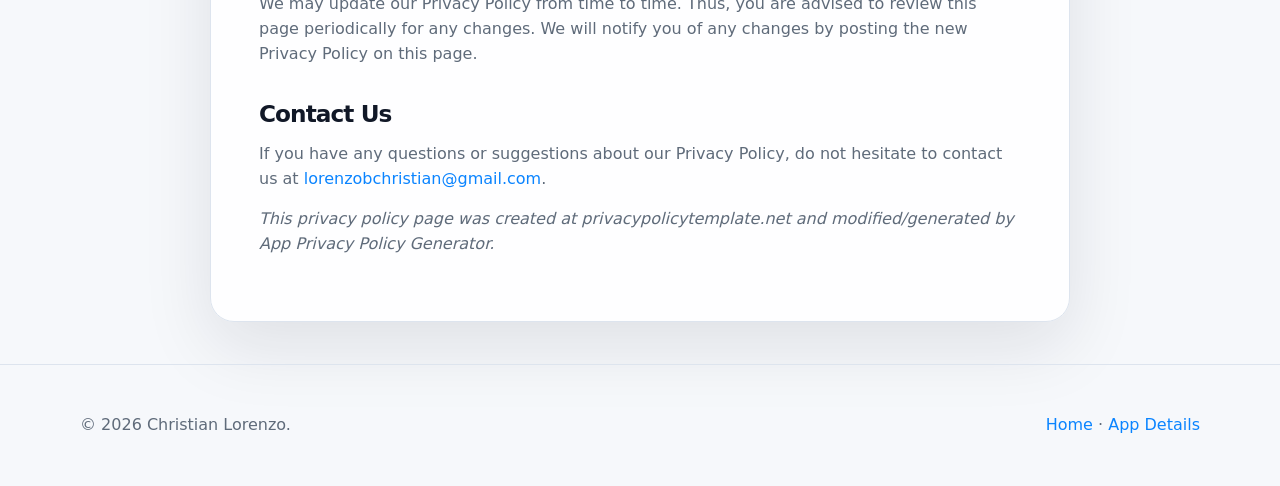
<file: privacy/im-in-danger.html>
<!doctype html>
<html lang="en">
  <head>
    <meta charset="utf-8">
    <meta name="viewport" content="width=device-width, initial-scale=1">
    <meta name="description" content="Privacy policy for I'm in Danger.">
    <title>Privacy Policy | I'm in Danger</title>
    <link rel="stylesheet" href="/assets/styles.css">
  </head>
  <body>
    <header class="site-header">
      <nav class="nav" aria-label="Primary navigation">
        <a class="brand" href="/">
          <span class="brand-mark" aria-hidden="true">
            <svg width="22" height="22" viewBox="0 0 24 24" fill="none">
              <path d="M4 13.5V10.5M8 17V7M12 20V4M16 16V8M20 13.5V10.5" stroke="currentColor" stroke-width="2.2" stroke-linecap="round"/>
            </svg>
          </span>
          Christian Lorenzo
        </a>
        <div class="nav-links">
          <a href="/">Home</a>
          <a href="/apps/im-in-danger.html">App Details</a>
          <a href="/support.html">Support</a>
        </div>
      </nav>
    </header>

    <main class="container">
      <article class="policy-card">
        <span class="eyebrow">Privacy Policy</span>
        <h1>I'm in Danger</h1>
        <p><strong>Effective date:</strong> December 10, 2020</p>

        <p>
          Christian Lorenzo and Alexander Chase Thompson built the I'm in Danger app as a free app.
          This Service is provided by Christian Lorenzo and Alexander Chase Thompson at no cost and is
          intended for use as is.
        </p>

        <p>
          This page is used to inform visitors regarding our policies with the collection, use, and
          disclosure of Personal Information if anyone decided to use our Service.
        </p>

        <p>
          If you choose to use our Service, then you agree to the collection and use of information in
          relation to this policy. The Personal Information that we collect is used for providing and
          improving the Service. We will not use or share your information with anyone except as
          described in this Privacy Policy.
        </p>

        <p>
          The terms used in this Privacy Policy have the same meanings as in our Terms and Conditions,
          which is accessible at I'm in Danger unless otherwise defined in this Privacy Policy.
        </p>

        <h2>Information Collection and Use</h2>
        <p>
          For a better experience, while using our Service, we may require you to provide us with certain
          personally identifiable information such as your location. The information that we request will
          be retained on your device and is not retained by us and used as described in this Privacy Policy.
        </p>

        <h2>Service Providers</h2>
        <p>We may employ third-party companies and individuals due to the following reasons:</p>
        <ul>
          <li>To facilitate our Service;</li>
          <li>To provide the Service on our behalf;</li>
          <li>To perform Service-related services; or</li>
          <li>To assist us in analyzing how our Service is used.</li>
        </ul>
        <p>
          We want to inform users of this Service that these third parties have access to your Personal
          Information. The reason is to perform the tasks assigned to them on our behalf. However, they
          are obligated not to disclose or use the information for any other purpose.
        </p>

        <h2>Security</h2>
        <p>
          We value your trust in providing us your Personal Information, thus we are striving to use
          commercially acceptable means of protecting it. But remember that no method of transmission
          over the internet, or method of electronic storage is 100% secure and reliable, and we cannot
          guarantee its absolute security.
        </p>

        <h2>Children’s Privacy</h2>
        <p>
          These Services do not address anyone under the age of 13. We do not knowingly collect personally
          identifiable information from children under 13. In the case we discover that a child under 13
          has provided us with personal information, we immediately delete this from our servers. If you
          are a parent or guardian and you are aware that your child has provided us with personal
          information, please contact us so that we will be able to do necessary actions.
        </p>

        <h2>Changes to This Privacy Policy</h2>
        <p>
          We may update our Privacy Policy from time to time. Thus, you are advised to review this page
          periodically for any changes. We will notify you of any changes by posting the new Privacy Policy
          on this page.
        </p>

        <h2>Contact Us</h2>
        <p>
          If you have any questions or suggestions about our Privacy Policy, do not hesitate to contact us
          at <a href="mailto:lorenzobchristian@gmail.com">lorenzobchristian@gmail.com</a>.
        </p>

        <p>
          <em>
            This privacy policy page was created at privacypolicytemplate.net and modified/generated by
            App Privacy Policy Generator.
          </em>
        </p>
      </article>
    </main>

    <footer class="footer">
      <div class="container">
        <span>© <span id="year"></span> Christian Lorenzo.</span>
        <span><a href="/">Home</a> · <a href="/apps/im-in-danger.html">App Details</a></span>
      </div>
    </footer>

    <script>
      document.getElementById("year").textContent = new Date().getFullYear();
    </script>
  </body>
</html>
</file>
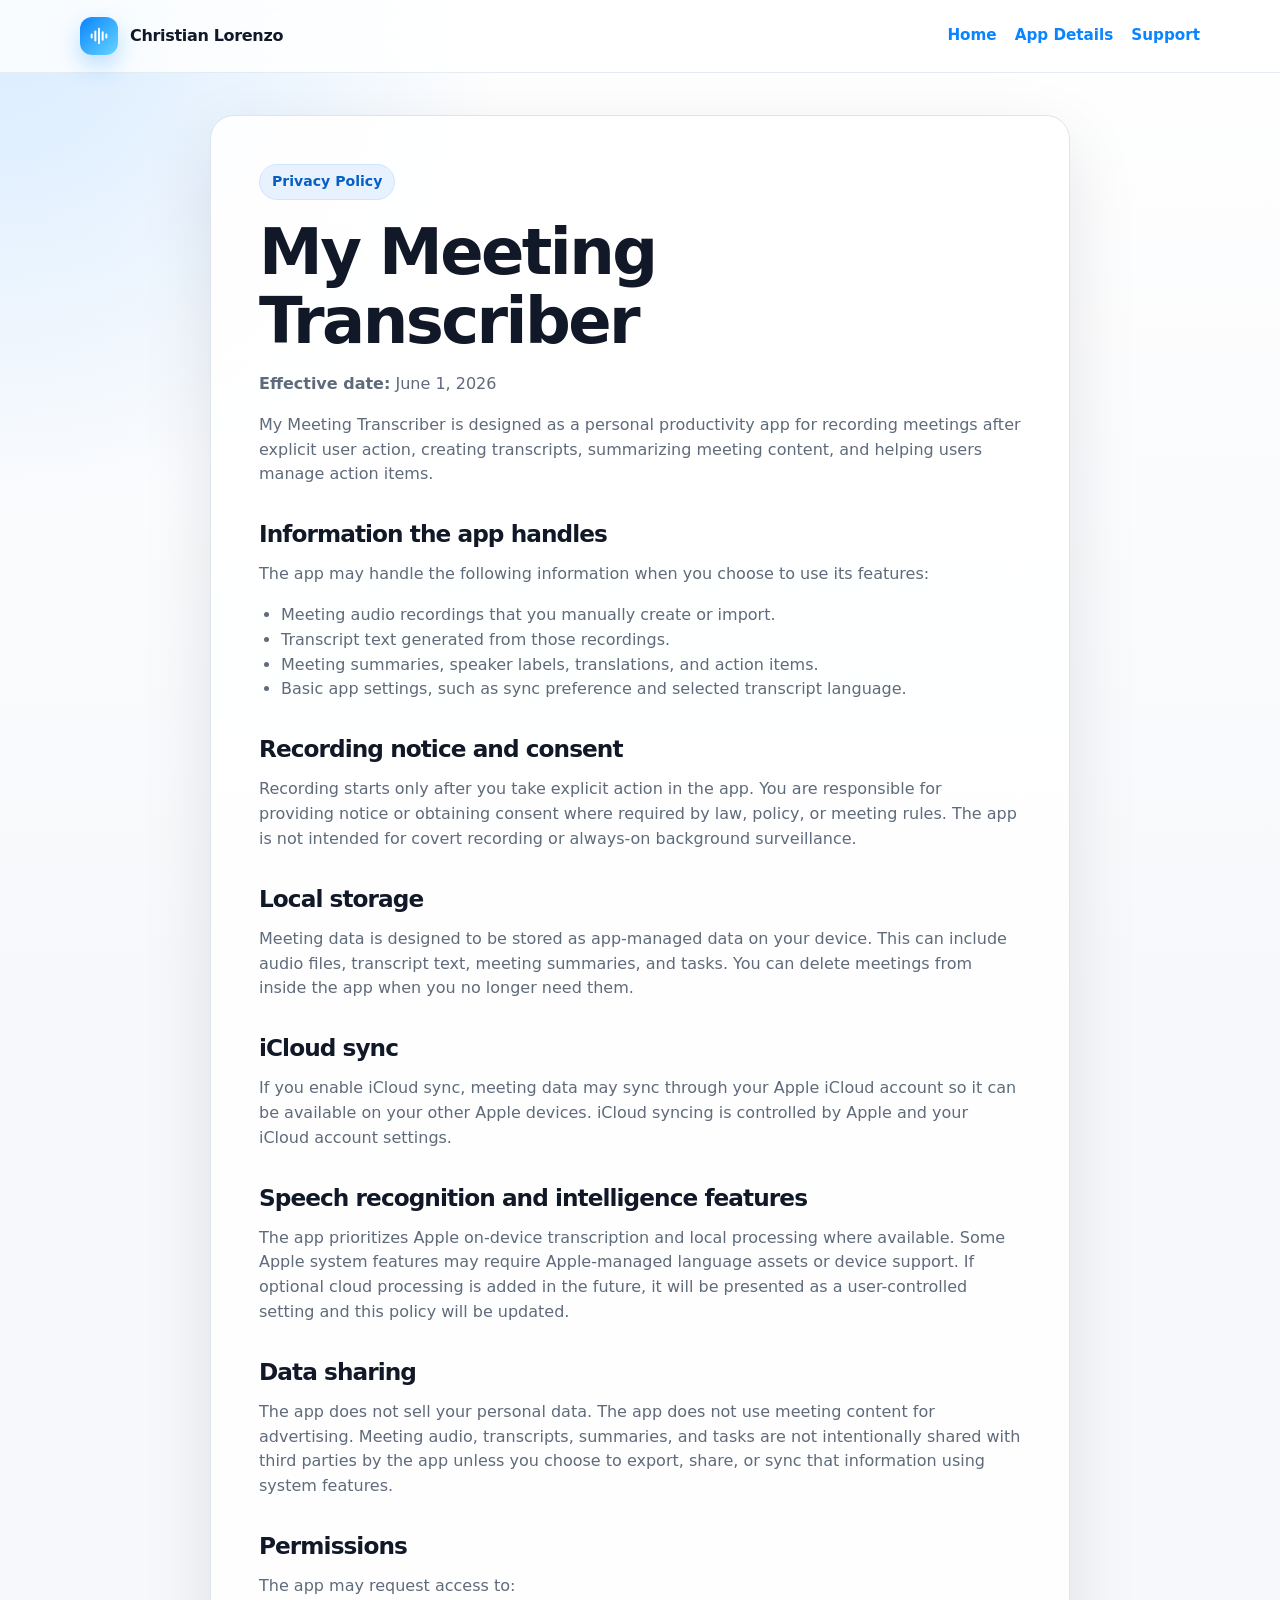
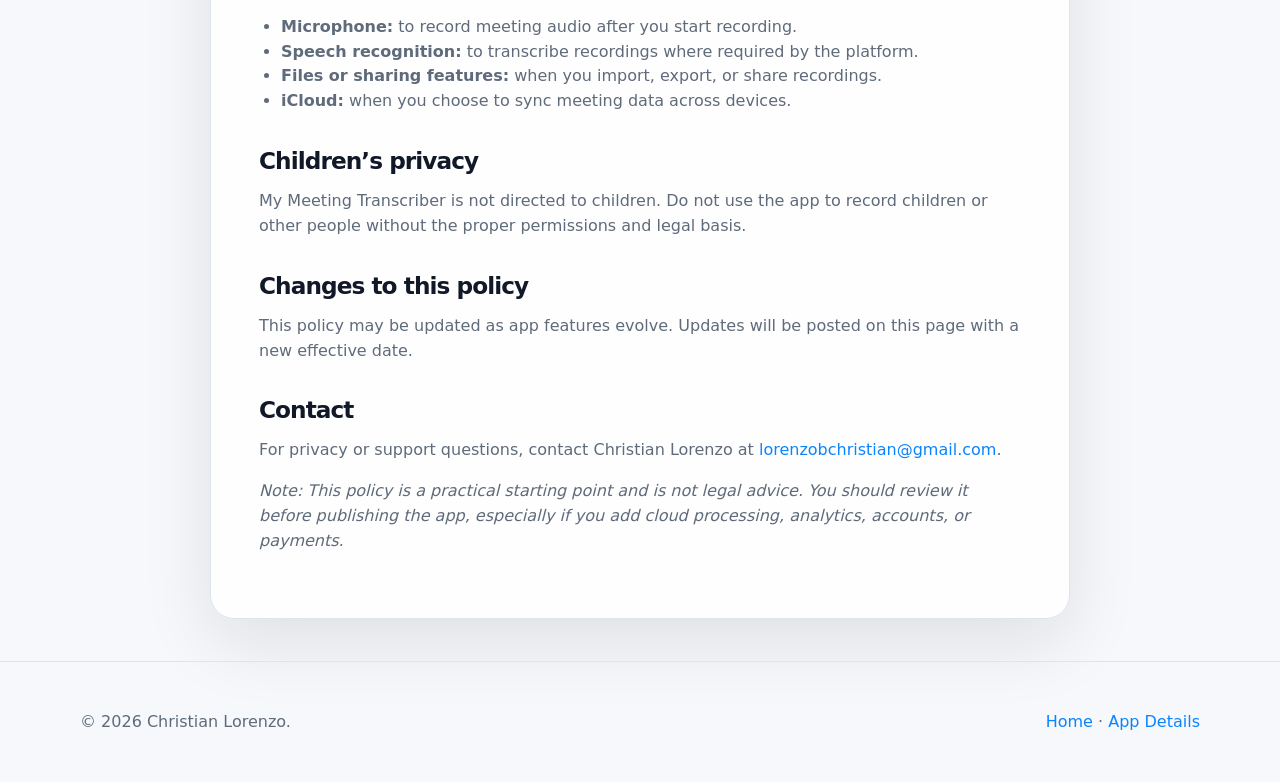
<file: privacy/my-meeting-transcriber.html>
<!doctype html>
<html lang="en">
  <head>
    <meta charset="utf-8">
    <meta name="viewport" content="width=device-width, initial-scale=1">
    <meta name="description" content="Privacy policy for My Meeting Transcriber.">
    <title>Privacy Policy | My Meeting Transcriber</title>
    <link rel="stylesheet" href="/assets/styles.css">
  </head>
  <body>
    <header class="site-header">
      <nav class="nav" aria-label="Primary navigation">
        <a class="brand" href="/">
          <span class="brand-mark" aria-hidden="true">
            <svg width="22" height="22" viewBox="0 0 24 24" fill="none">
              <path d="M4 13.5V10.5M8 17V7M12 20V4M16 16V8M20 13.5V10.5" stroke="currentColor" stroke-width="2.2" stroke-linecap="round"/>
            </svg>
          </span>
          Christian Lorenzo
        </a>
        <div class="nav-links">
          <a href="/">Home</a>
          <a href="/apps/my-meeting-transcriber.html">App Details</a>
          <a href="/support.html">Support</a>
        </div>
      </nav>
    </header>

    <main class="container">
      <article class="policy-card">
        <span class="eyebrow">Privacy Policy</span>
        <h1>My Meeting Transcriber</h1>
        <p><strong>Effective date:</strong> June 1, 2026</p>
        <p>
          My Meeting Transcriber is designed as a personal productivity app for recording meetings
          after explicit user action, creating transcripts, summarizing meeting content, and helping
          users manage action items.
        </p>

        <h2>Information the app handles</h2>
        <p>The app may handle the following information when you choose to use its features:</p>
        <ul>
          <li>Meeting audio recordings that you manually create or import.</li>
          <li>Transcript text generated from those recordings.</li>
          <li>Meeting summaries, speaker labels, translations, and action items.</li>
          <li>Basic app settings, such as sync preference and selected transcript language.</li>
        </ul>

        <h2>Recording notice and consent</h2>
        <p>
          Recording starts only after you take explicit action in the app. You are responsible for
          providing notice or obtaining consent where required by law, policy, or meeting rules.
          The app is not intended for covert recording or always-on background surveillance.
        </p>

        <h2>Local storage</h2>
        <p>
          Meeting data is designed to be stored as app-managed data on your device. This can include
          audio files, transcript text, meeting summaries, and tasks. You can delete meetings from
          inside the app when you no longer need them.
        </p>

        <h2>iCloud sync</h2>
        <p>
          If you enable iCloud sync, meeting data may sync through your Apple iCloud account so it can
          be available on your other Apple devices. iCloud syncing is controlled by Apple and your
          iCloud account settings.
        </p>

        <h2>Speech recognition and intelligence features</h2>
        <p>
          The app prioritizes Apple on-device transcription and local processing where available.
          Some Apple system features may require Apple-managed language assets or device support.
          If optional cloud processing is added in the future, it will be presented as a user-controlled
          setting and this policy will be updated.
        </p>

        <h2>Data sharing</h2>
        <p>
          The app does not sell your personal data. The app does not use meeting content for advertising.
          Meeting audio, transcripts, summaries, and tasks are not intentionally shared with third parties
          by the app unless you choose to export, share, or sync that information using system features.
        </p>

        <h2>Permissions</h2>
        <p>The app may request access to:</p>
        <ul>
          <li><strong>Microphone:</strong> to record meeting audio after you start recording.</li>
          <li><strong>Speech recognition:</strong> to transcribe recordings where required by the platform.</li>
          <li><strong>Files or sharing features:</strong> when you import, export, or share recordings.</li>
          <li><strong>iCloud:</strong> when you choose to sync meeting data across devices.</li>
        </ul>

        <h2>Children’s privacy</h2>
        <p>
          My Meeting Transcriber is not directed to children. Do not use the app to record children or
          other people without the proper permissions and legal basis.
        </p>

        <h2>Changes to this policy</h2>
        <p>
          This policy may be updated as app features evolve. Updates will be posted on this page with a
          new effective date.
        </p>

        <h2>Contact</h2>
        <p>
          For privacy or support questions, contact Christian Lorenzo at
          <a href="mailto:lorenzobchristian@gmail.com">lorenzobchristian@gmail.com</a>.
        </p>

        <p>
          <em>
            Note: This policy is a practical starting point and is not legal advice. You should review it
            before publishing the app, especially if you add cloud processing, analytics, accounts, or payments.
          </em>
        </p>
      </article>
    </main>

    <footer class="footer">
      <div class="container">
        <span>© <span id="year"></span> Christian Lorenzo.</span>
        <span><a href="/">Home</a> · <a href="/apps/my-meeting-transcriber.html">App Details</a></span>
      </div>
    </footer>

    <script>
      document.getElementById("year").textContent = new Date().getFullYear();
    </script>
  </body>
</html>
</file>
<file: assets/styles.css>
:root {
  color-scheme: light;
  --bg: #f6f8fb;
  --panel: #ffffff;
  --ink: #111827;
  --muted: #5f6b7a;
  --line: #dde4ee;
  --blue: #0a84ff;
  --blue-dark: #075fc2;
  --soft-blue: #e8f2ff;
  --green: #14b887;
  --shadow: 0 24px 70px rgba(15, 23, 42, 0.10);
  --radius: 24px;
}

* {
  box-sizing: border-box;
}

html {
  scroll-behavior: smooth;
}

body {
  margin: 0;
  font-family: Inter, ui-sans-serif, system-ui, -apple-system, BlinkMacSystemFont, "Segoe UI", sans-serif;
  color: var(--ink);
  background:
    radial-gradient(circle at top left, rgba(10, 132, 255, 0.16), transparent 32rem),
    linear-gradient(180deg, #ffffff 0%, var(--bg) 42%);
  line-height: 1.55;
}

a {
  color: var(--blue);
  text-decoration: none;
}

a:hover {
  text-decoration: underline;
}

.site-header {
  position: sticky;
  top: 0;
  z-index: 10;
  backdrop-filter: blur(18px);
  background: rgba(255, 255, 255, 0.82);
  border-bottom: 1px solid rgba(221, 228, 238, 0.75);
}

.nav {
  width: min(1120px, calc(100% - 40px));
  margin: 0 auto;
  min-height: 72px;
  display: flex;
  align-items: center;
  justify-content: space-between;
  gap: 24px;
}

.brand {
  display: inline-flex;
  align-items: center;
  gap: 12px;
  color: var(--ink);
  font-weight: 800;
  letter-spacing: -0.02em;
}

.brand-mark {
  width: 38px;
  height: 38px;
  border-radius: 12px;
  background: linear-gradient(135deg, var(--blue), #66d5ff);
  display: grid;
  place-items: center;
  color: #fff;
  box-shadow: 0 10px 24px rgba(10, 132, 255, 0.28);
}

.nav-links {
  display: flex;
  align-items: center;
  gap: 18px;
  font-size: 0.95rem;
  font-weight: 650;
}

.container {
  width: min(1120px, calc(100% - 40px));
  margin: 0 auto;
}

.hero {
  padding: 86px 0 56px;
  display: grid;
  grid-template-columns: minmax(0, 1.1fr) minmax(320px, 0.9fr);
  gap: 48px;
  align-items: center;
}

.eyebrow {
  display: inline-flex;
  align-items: center;
  gap: 8px;
  color: var(--blue-dark);
  background: var(--soft-blue);
  border: 1px solid #cfe4ff;
  border-radius: 999px;
  padding: 6px 12px;
  font-size: 0.88rem;
  font-weight: 750;
}

h1,
h2,
h3 {
  line-height: 1.08;
  letter-spacing: -0.04em;
  margin: 0;
}

h1 {
  margin-top: 18px;
  font-size: clamp(3rem, 7vw, 5.8rem);
}

h2 {
  font-size: clamp(2rem, 4vw, 3.2rem);
}

h3 {
  font-size: 1.35rem;
}

.lead {
  margin: 22px 0 0;
  color: var(--muted);
  font-size: clamp(1.08rem, 2vw, 1.28rem);
  max-width: 62ch;
}

.actions {
  display: flex;
  flex-wrap: wrap;
  gap: 12px;
  margin-top: 30px;
}

.button {
  display: inline-flex;
  align-items: center;
  justify-content: center;
  gap: 8px;
  min-height: 46px;
  padding: 0 18px;
  border-radius: 999px;
  font-weight: 800;
  border: 1px solid transparent;
}

.button.primary {
  color: #fff;
  background: var(--blue);
  box-shadow: 0 14px 28px rgba(10, 132, 255, 0.28);
}

.button.secondary {
  color: var(--ink);
  background: #fff;
  border-color: var(--line);
}

.visual-card,
.card,
.policy-card {
  background: rgba(255, 255, 255, 0.92);
  border: 1px solid var(--line);
  border-radius: var(--radius);
  box-shadow: var(--shadow);
}

.visual-card {
  padding: 26px;
}

.app-window {
  border-radius: 22px;
  overflow: hidden;
  background: #111827;
  color: #f8fafc;
  min-height: 420px;
}

.window-bar {
  height: 44px;
  background: #1f2937;
  display: flex;
  align-items: center;
  gap: 8px;
  padding: 0 16px;
}

.dot {
  width: 12px;
  height: 12px;
  border-radius: 50%;
}

.red { background: #ff5f57; }
.yellow { background: #ffbd2e; }
.green { background: #28c840; }

.transcript-demo {
  padding: 24px;
}

.wave {
  height: 84px;
  display: flex;
  gap: 8px;
  align-items: center;
}

.wave span {
  width: 12px;
  border-radius: 999px;
  background: var(--blue);
  opacity: 0.95;
}

.wave span:nth-child(1) { height: 26px; }
.wave span:nth-child(2) { height: 48px; }
.wave span:nth-child(3) { height: 34px; }
.wave span:nth-child(4) { height: 68px; }
.wave span:nth-child(5) { height: 46px; }
.wave span:nth-child(6) { height: 72px; }
.wave span:nth-child(7) { height: 30px; }
.wave span:nth-child(8) { height: 54px; }
.wave span:nth-child(9) { height: 40px; }
.wave span:nth-child(10) { height: 62px; }

.demo-line {
  margin-top: 18px;
  padding: 18px;
  border-radius: 16px;
  background: rgba(255, 255, 255, 0.08);
  color: #dbeafe;
}

.demo-line strong {
  color: #fff;
}

.section {
  padding: 52px 0;
}

.section-header {
  display: flex;
  align-items: end;
  justify-content: space-between;
  gap: 24px;
  margin-bottom: 24px;
}

.section-header p {
  margin: 0;
  color: var(--muted);
  max-width: 56ch;
}

.grid {
  display: grid;
  grid-template-columns: repeat(3, minmax(0, 1fr));
  gap: 18px;
}

.card {
  padding: 22px;
}

.card p {
  color: var(--muted);
  margin-bottom: 0;
}

.linked-card {
  color: var(--ink);
  display: block;
}

.linked-card:hover {
  border-color: #b8d6ff;
  transform: translateY(-2px);
  text-decoration: none;
}

.card-link {
  display: inline-flex;
  margin-top: 18px;
  color: var(--blue);
  font-weight: 850;
}

.icon {
  width: 42px;
  height: 42px;
  border-radius: 13px;
  display: grid;
  place-items: center;
  margin-bottom: 18px;
  background: var(--soft-blue);
  color: var(--blue);
}

.app-card {
  grid-column: span 2;
  display: grid;
  grid-template-columns: 88px 1fr;
  gap: 22px;
  align-items: center;
}

.app-icon {
  width: 88px;
  height: 88px;
  border-radius: 24px;
  display: grid;
  place-items: center;
  color: white;
  background: linear-gradient(135deg, #0a84ff, #58d7ff);
  box-shadow: 0 18px 32px rgba(10, 132, 255, 0.24);
}

.apps-grid {
  grid-template-columns: 1fr;
}

.apps-grid .app-card {
  grid-column: auto;
}

.image-icon {
  overflow: hidden;
  background: #fff;
  box-shadow: 0 18px 32px rgba(15, 23, 42, 0.18);
}

.image-icon img {
  display: block;
  width: 100%;
  height: 100%;
  object-fit: cover;
}

.pill-row {
  display: flex;
  flex-wrap: wrap;
  gap: 8px;
  margin-top: 16px;
}

.pill {
  display: inline-flex;
  align-items: center;
  min-height: 28px;
  padding: 0 10px;
  border-radius: 999px;
  background: #eef4fb;
  color: #334155;
  font-weight: 700;
  font-size: 0.84rem;
}

.professional-grid {
  display: grid;
  gap: 14px;
  margin-top: 18px;
}

.professional-card {
  display: block;
  padding: 14px 16px;
  border: 1px solid var(--line);
  border-radius: 14px;
  background: #fff;
  color: var(--ink);
}

.professional-card {
  padding: 18px;
}

.professional-card p {
  margin: 4px 0 0;
  color: var(--muted);
}

.professional-card .button {
  margin-top: 16px;
}

.professional-card-header {
  display: flex;
  align-items: flex-start;
  justify-content: space-between;
  gap: 16px;
}

.professional-card-header strong {
  display: block;
  font-size: 1.05rem;
}

.professional-card-header span {
  color: var(--muted);
  font-size: 0.78rem;
  font-weight: 800;
  letter-spacing: 0.07em;
  text-transform: uppercase;
}

.writing-section {
  display: grid;
  gap: 22px;
  margin-top: 30px;
}

.writing-section + .writing-section {
  margin-top: 44px;
}

.writing-section-header {
  display: flex;
  align-items: end;
  justify-content: space-between;
  gap: 20px;
}

.writing-section-header h2 {
  font-size: clamp(1.8rem, 3vw, 2.4rem);
}

.writing-section-header p {
  margin: 8px 0 0;
  color: var(--muted);
  max-width: 62ch;
}

.note-grid {
  display: grid;
  grid-template-columns: repeat(2, minmax(0, 1fr));
  gap: 18px;
}

.note-card {
  padding: 24px;
}

.note-card h3 {
  font-size: 1.45rem;
}

.note-meta {
  color: var(--blue-dark);
  display: inline-flex;
  font-size: 0.82rem;
  font-weight: 850;
  letter-spacing: 0.07em;
  margin-bottom: 12px;
  text-transform: uppercase;
}

.note-card p,
.note-card li {
  color: var(--muted);
}

.note-card ul {
  padding-left: 20px;
}

.note-card .actions {
  margin-top: 22px;
}

.empty-note {
  border: 1px dashed #b9c7d8;
  background: rgba(255, 255, 255, 0.68);
}

.empty-note h3 {
  color: var(--ink);
}

.policy-card {
  padding: clamp(24px, 5vw, 48px);
  margin: 42px auto;
  max-width: 860px;
}

.policy-card h1 {
  font-size: clamp(2.4rem, 6vw, 4rem);
}

.policy-card h2 {
  font-size: 1.45rem;
  margin-top: 34px;
}

.policy-card p,
.policy-card li {
  color: var(--muted);
}

.policy-card ul {
  padding-left: 22px;
}

.support-panel,
.contact-list {
  display: grid;
  gap: 22px;
  margin-top: 22px;
}

.support-email,
.support-app-card,
.contact-row {
  display: flex;
  align-items: center;
  justify-content: space-between;
  gap: 16px;
  padding: 18px;
  border: 1px solid var(--line);
  border-radius: 18px;
  background: #fff;
}

.support-email {
  align-items: flex-start;
  flex-direction: column;
  padding: 24px;
  background: linear-gradient(180deg, #ffffff, #f8fbff);
}

.support-email h2,
.support-apps h2 {
  margin: 0;
  font-size: 1.35rem;
  letter-spacing: -0.03em;
}

.support-email p {
  margin: 0;
  color: var(--muted);
}

.support-label {
  color: var(--blue-dark);
  font-size: 0.8rem;
  font-weight: 850;
  letter-spacing: 0.08em;
  text-transform: uppercase;
}

.support-divider {
  height: 1px;
  background: linear-gradient(90deg, transparent, var(--line), transparent);
}

.support-apps {
  display: grid;
  gap: 14px;
}

.support-apps .support-label {
  margin-bottom: -8px;
}

.support-app-card {
  box-shadow: none;
}

.support-app-card p,
.contact-row p {
  margin: 4px 0 0;
  color: var(--muted);
}

.support-app-card strong,
.contact-row strong {
  display: block;
}

.support-app-card .button,
.contact-row .button {
  flex: 0 0 auto;
  margin: 0;
}

.footer {
  padding: 48px 0;
  border-top: 1px solid var(--line);
  color: var(--muted);
}

.footer .container {
  display: flex;
  align-items: center;
  justify-content: space-between;
  gap: 18px;
}

@media (max-width: 820px) {
  .nav {
    align-items: flex-start;
    flex-direction: column;
    padding: 16px 0;
  }

  .nav-links {
    flex-wrap: wrap;
  }

  .hero {
    grid-template-columns: 1fr;
    padding-top: 48px;
  }

  .grid {
    grid-template-columns: 1fr;
  }

  .note-grid {
    grid-template-columns: 1fr;
  }

  .app-card {
    grid-column: auto;
    grid-template-columns: 1fr;
  }

  .support-app-card,
  .contact-row {
    align-items: flex-start;
    flex-direction: column;
  }

  .section-header,
  .footer .container {
    align-items: flex-start;
    flex-direction: column;
  }
}
</file>
